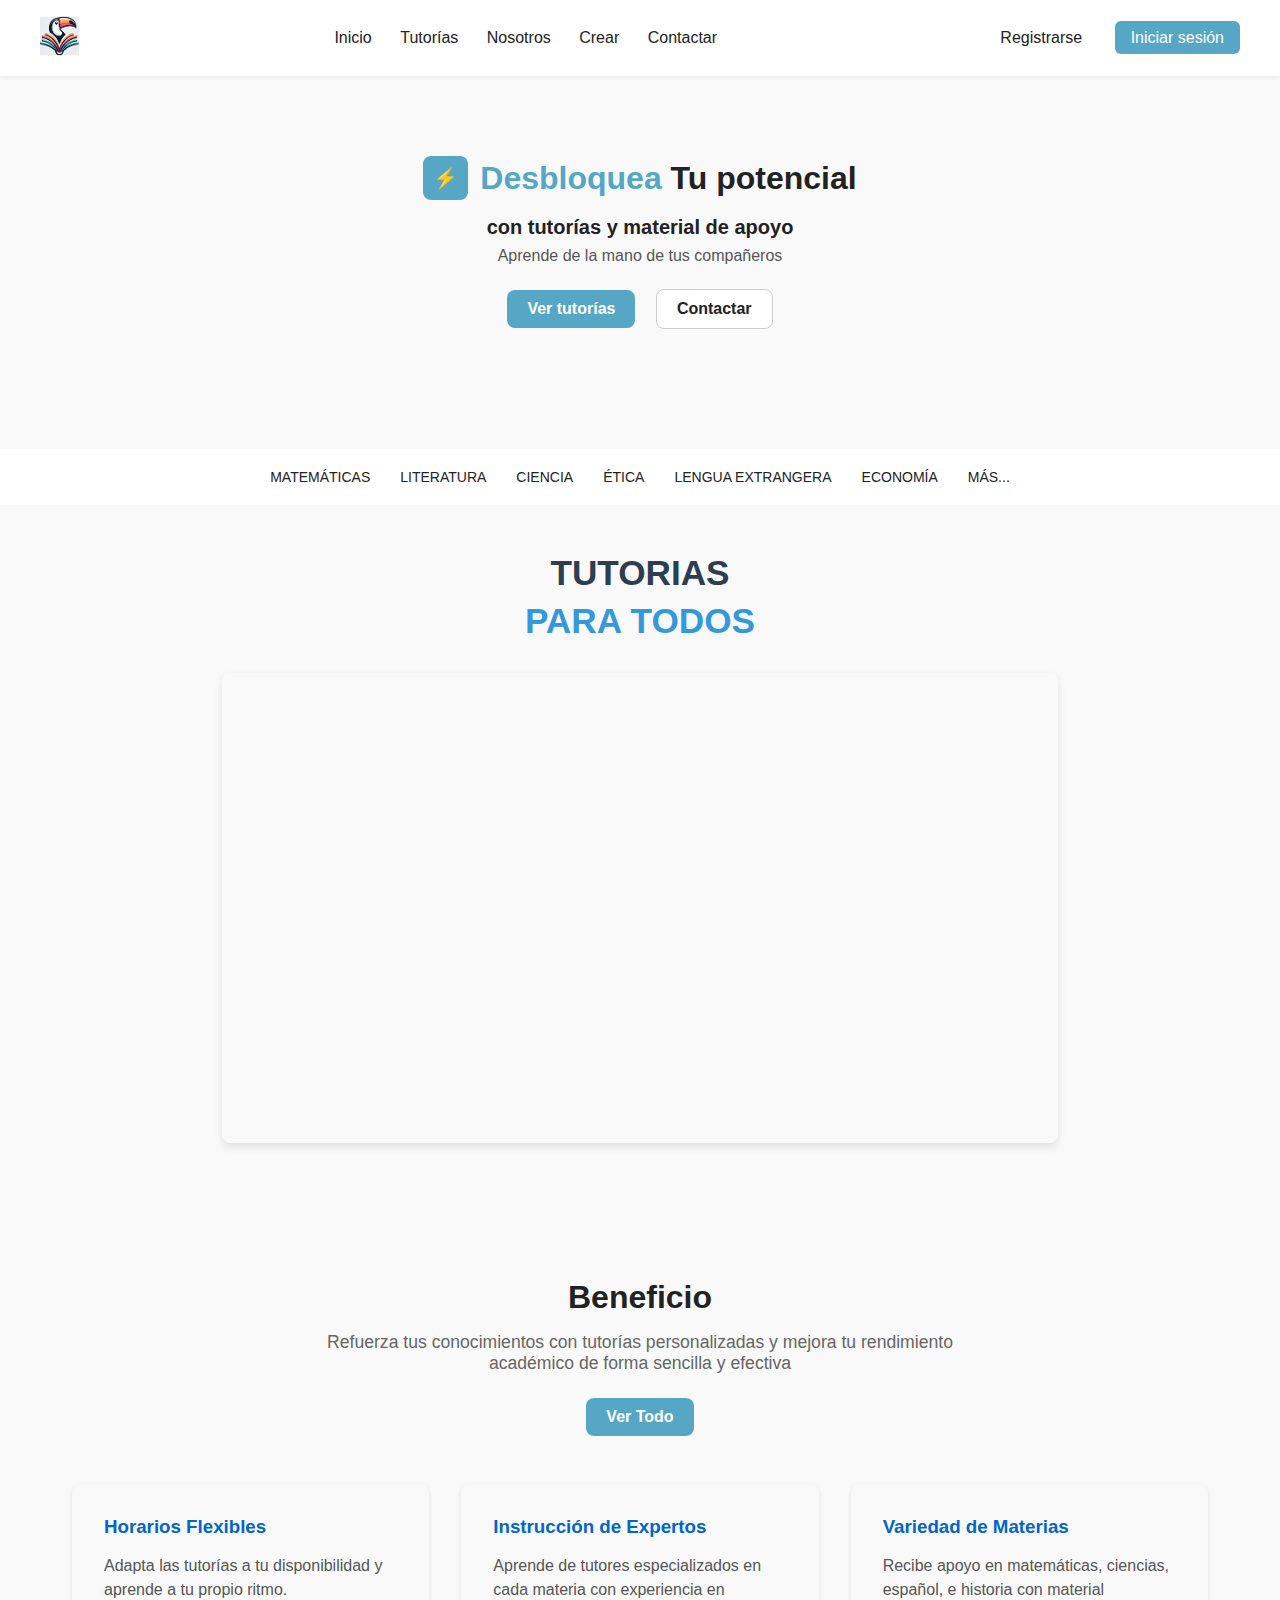
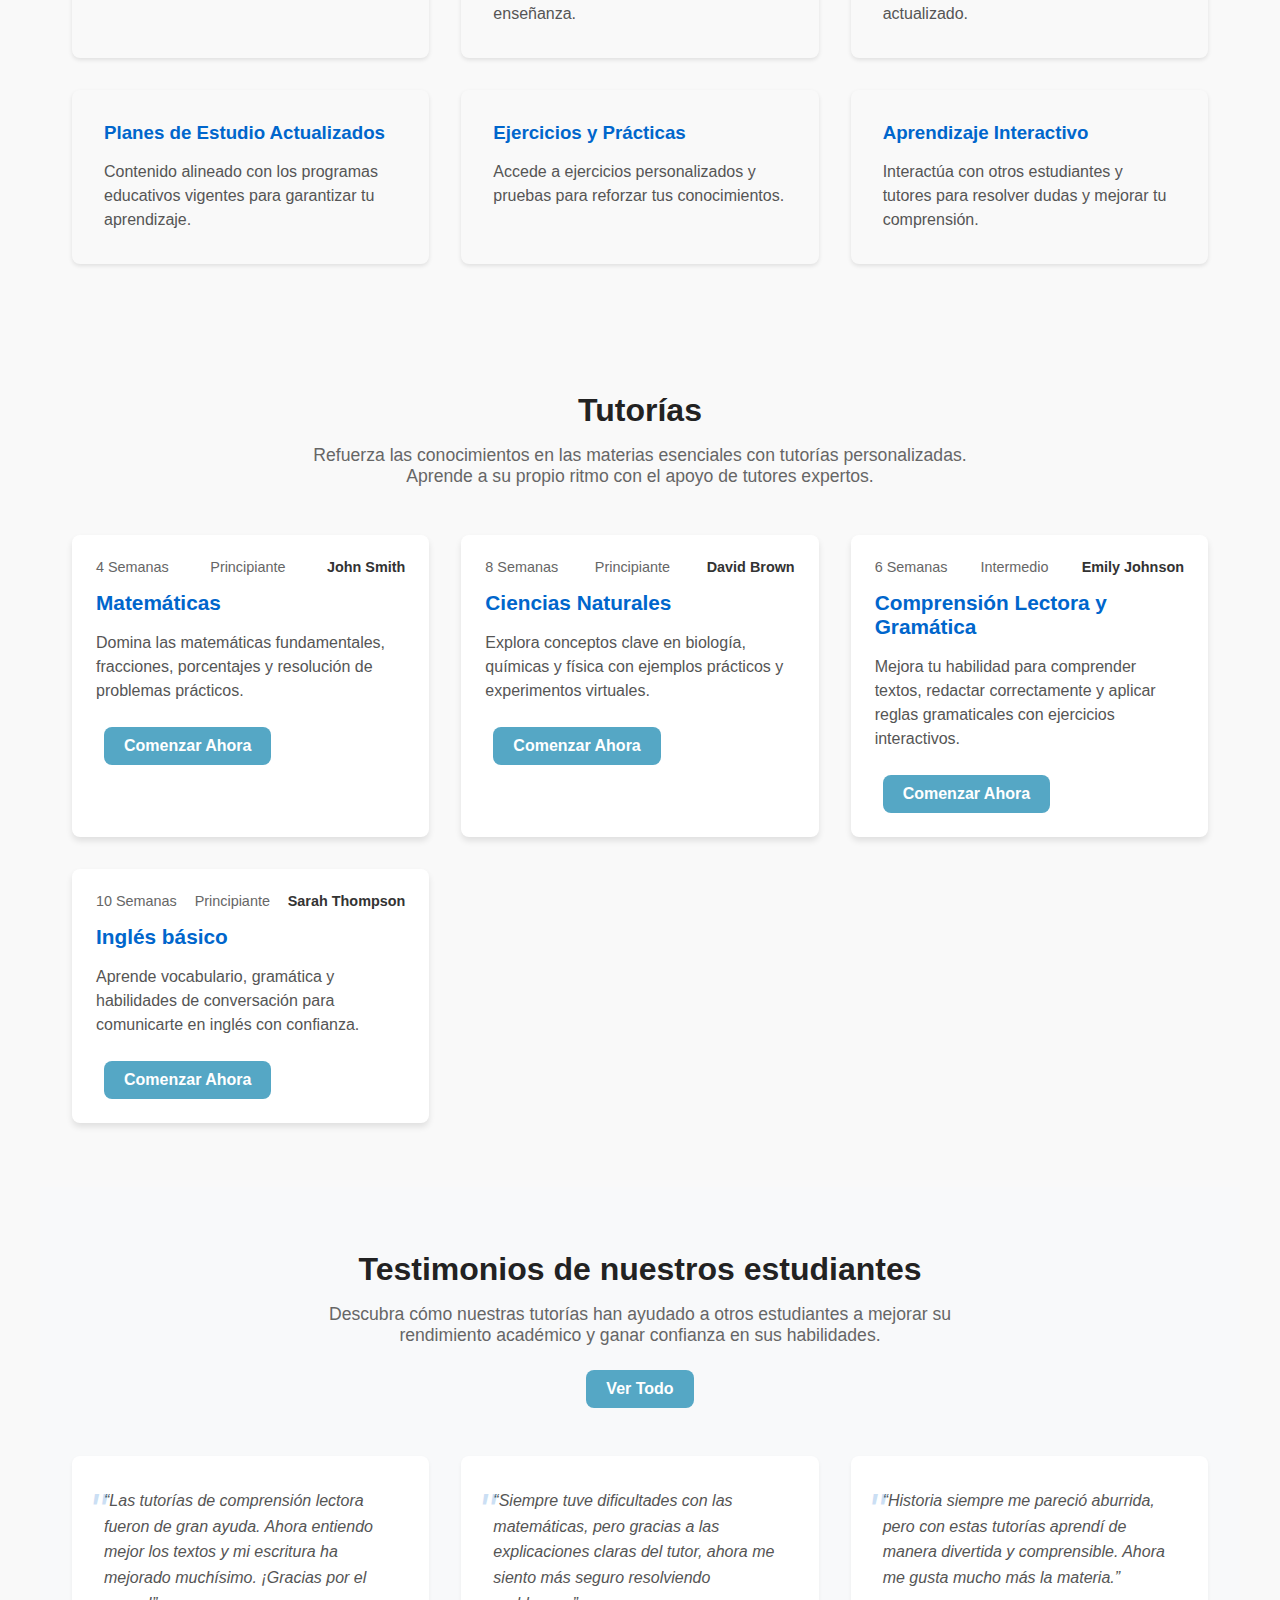
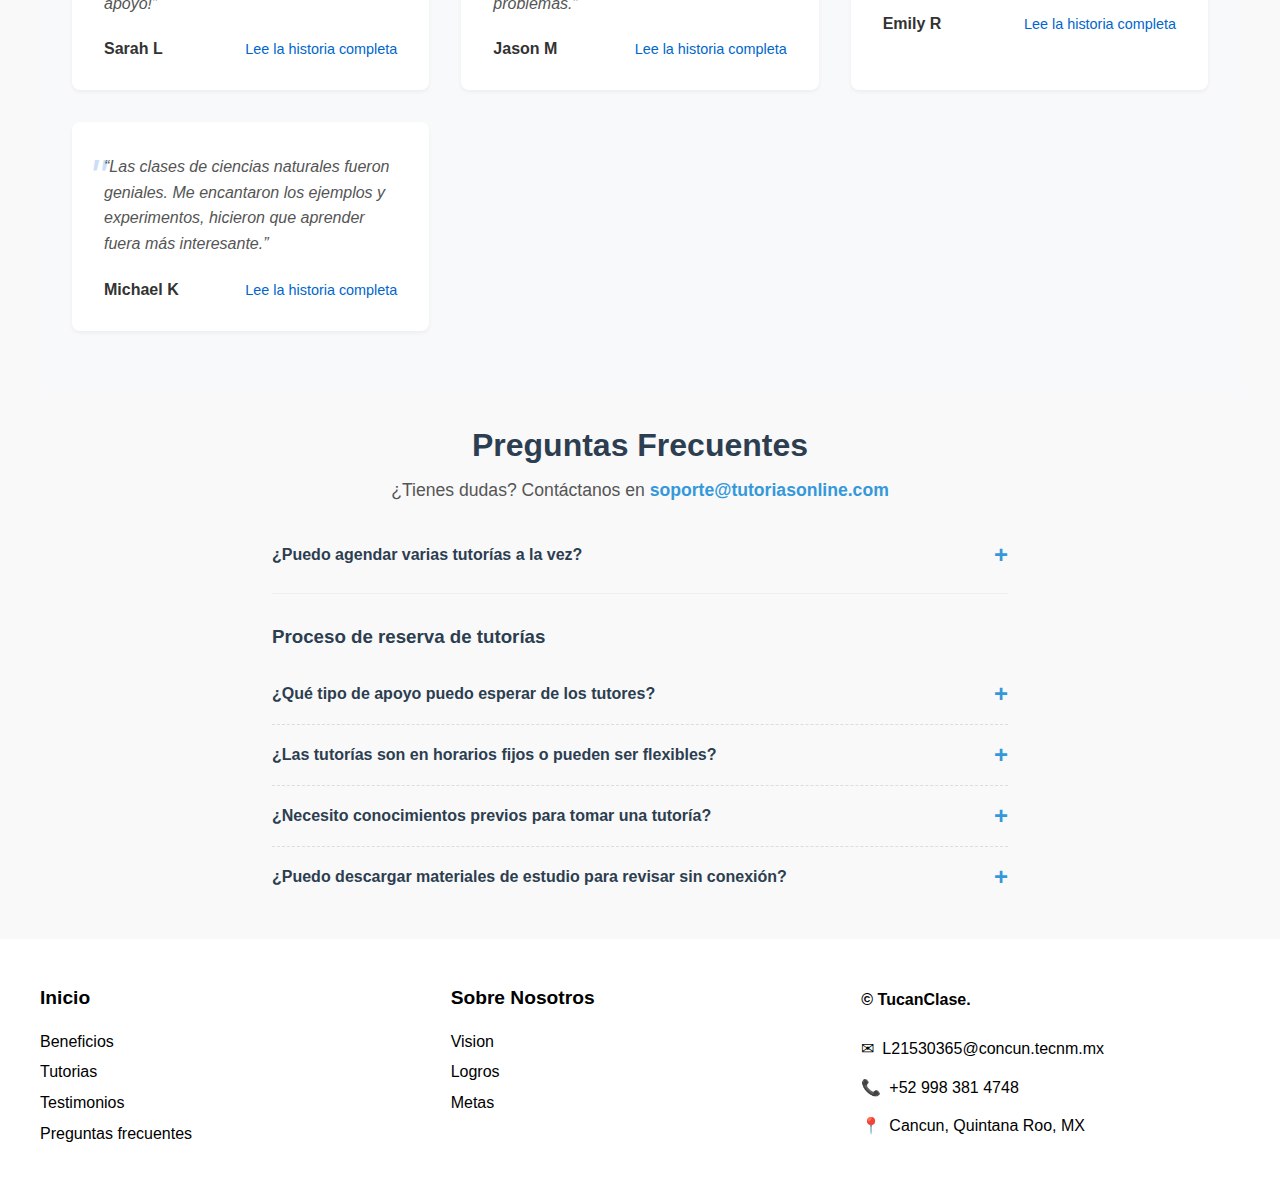
<file: Views/index.html>
<!DOCTYPE html>
<html lang="es">
<head>
  <meta charset="UTF-8" />
  <meta name="viewport" content="width=device-width, initial-scale=1.0"/>
  <title>Plataforma de Tutorías</title>
  <link rel="stylesheet" href="../Styles/styles.css" />
</head>
<body>
  <header class="navbar">
    <div class="logo">
      <img src="../Styles/logo.png" alt="Logo" />
    </div>
    <nav class="nav-links">
      <a href="../Views/index.html">Inicio</a>
      <a href="../Views/tutorias.html">Tutorías</a>
      <a href="../Views/AboutUs.html">Nosotros</a>
      <a href="../Views/signup.html">Crear</a>
      <a href="../Views/Contact.html">Contactar</a>
    </nav>
    <div class="auth-buttons">
      <a href="../Views/register.html" class="register">Registrarse</a>
      <a href="../Views/signup.html" class="login">Iniciar sesión</a>
    </div>
  </header>

  <section class="hero">
    <div class="hero-content">
      <div class="highlight">
        <span class="icon">⚡</span>
        <h1><span class="blue">Desbloquea</span> Tu potencial</h1>
      </div>
      <p class="subtitle">con tutorías y material de apoyo</p>
      <p class="description">Aprende de la mano de tus compañeros</p>
      <div class="buttons">
        <a href="../Views/tutorias.html" class="btn primary">Ver tutorías</a>
        <a href="../Views/Contact.html" class="btn secondary">Contactar</a>
      </div>
    </div>
  </section>

  <section class="categories">
    <ul>
      <li>MATEMÁTICAS</li>
      <li>LITERATURA</li>
      <li>CIENCIA</li>
      <li>ÉTICA</li>
      <li>LENGUA EXTRANGERA</li>
      <li>ECONOMÍA</li>
      <li>MÁS...</li>
    </ul>
  </section>

  <section class="video-lesson">
    <div class="lesson-header">
      <h2>Tutorias <span class="lesson-title">Para Todos</span></h2>
    </div>
    
    <div class="video-container">
      <iframe width="560" height="315" src="https://www.youtube.com/embed/ejemplo" 
              frameborder="0" allow="accelerometer; autoplay; clipboard-write; encrypted-media; gyroscope; picture-in-picture" 
              allowfullscreen></iframe>
    </div>
  </section>

  <section class="benefits">
    <div class="benefits-header">
      <h2>Beneficio</h2>
      <p>Refuerza tus conocimientos con tutorías personalizadas y mejora tu rendimiento académico de forma sencilla y efectiva</p>
      <a href="#" class="btn primary">Ver Todo</a>
    </div>

    <div class="benefits-grid">
      <div class="benefit-item">
        <h3>Horarios Flexibles</h3>
        <p>Adapta las tutorías a tu disponibilidad y aprende a tu propio ritmo.</p>
      </div>

      <div class="benefit-item">
        <h3>Instrucción de Expertos</h3>
        <p>Aprende de tutores especializados en cada materia con experiencia en enseñanza.</p>
      </div>

      <div class="benefit-item">
        <h3>Variedad de Materias</h3>
        <p>Recibe apoyo en matemáticas, ciencias, español, e historia con material actualizado.</p>
      </div>

      <div class="benefit-item">
        <h3>Planes de Estudio Actualizados</h3>
        <p>Contenido alineado con los programas educativos vigentes para garantizar tu aprendizaje.</p>
      </div>

      <div class="benefit-item">
        <h3>Ejercicios y Prácticas</h3>
        <p>Accede a ejercicios personalizados y pruebas para reforzar tus conocimientos.</p>
      </div>

      <div class="benefit-item">
        <h3>Aprendizaje Interactivo</h3>
        <p>Interactúa con otros estudiantes y tutores para resolver dudas y mejorar tu comprensión.</p>
      </div>
    </div>
  </section>

  <!-- Header y secciones anteriores permanecen igual -->
  
  <section class="tutorias">
    <div class="tutorias-header">
      <h2>Tutorías</h2>
      <p>Refuerza las conocimientos en las materias esenciales con tutorías personalizadas. Aprende a su propio ritmo con el apoyo de tutores expertos.</p>
    </div>

    <div class="tutorias-grid">
      <!-- Tutoría 1: Matemáticas -->
      <div class="tutoria-card">
        <div class="tutoria-info">
          <span>4 Semanas</span>
          <span>Principiante</span>
          <span class="tutor-name">John Smith</span>
        </div>
        <h3>Matemáticas</h3>
        <p>Domina las matemáticas fundamentales, fracciones, porcentajes y resolución de problemas prácticos.</p>
        <a href="#" class="btn primary">Comenzar Ahora</a>
      </div>

      <!-- Tutoría 2: Ciencias Naturales -->
      <div class="tutoria-card">
        <div class="tutoria-info">
          <span>8 Semanas</span>
          <span>Principiante</span>
          <span class="tutor-name">David Brown</span>
        </div>
        <h3>Ciencias Naturales</h3>
        <p>Explora conceptos clave en biología, químicas y física con ejemplos prácticos y experimentos virtuales.</p>
        <a href="#" class="btn primary">Comenzar Ahora</a>
      </div>

      <!-- Tutoría 3: Comprensión Lectora -->
      <div class="tutoria-card">
        <div class="tutoria-info">
          <span>6 Semanas</span>
          <span>Intermedio</span>
          <span class="tutor-name">Emily Johnson</span>
        </div>
        <h3>Comprensión Lectora y Gramática</h3>
        <p>Mejora tu habilidad para comprender textos, redactar correctamente y aplicar reglas gramaticales con ejercicios interactivos.</p>
        <a href="#" class="btn primary">Comenzar Ahora</a>
      </div>

      <!-- Tutoría 4: Inglés básico -->
      <div class="tutoria-card">
        <div class="tutoria-info">
          <span>10 Semanas</span>
          <span>Principiante</span>
          <span class="tutor-name">Sarah Thompson</span>
        </div>
        <h3>Inglés básico</h3>
        <p>Aprende vocabulario, gramática y habilidades de conversación para comunicarte en inglés con confianza.</p>
        <a href="#" class="btn primary">Comenzar Ahora</a>
      </div>
    </div>
  </section>

  <section class="testimonios">
    <div class="testimonios-header">
      <h2>Testimonios de nuestros estudiantes</h2>
      <p>Descubra cómo nuestras tutorías han ayudado a otros estudiantes a mejorar su rendimiento académico y ganar confianza en sus habilidades.</p>
      <a href="#" class="btn primary">Ver Todo</a>
    </div>

    <div class="testimonios-grid">
      <!-- Testimonio 1 -->
      <div class="testimonio-card">
        <div class="testimonio-content">
          <p>“Las tutorías de comprensión lectora fueron de gran ayuda. Ahora entiendo mejor los textos y mi escritura ha mejorado muchísimo. ¡Gracias por el apoyo!”</p>
        </div>
        <div class="testimonio-author">
          <span class="author-name">Sarah L</span>
          <a href="#" class="read-story">Lee la historia completa</a>
        </div>
      </div>

      <!-- Testimonio 2 -->
      <div class="testimonio-card">
        <div class="testimonio-content">
          <p>“Siempre tuve dificultades con las matemáticas, pero gracias a las explicaciones claras del tutor, ahora me siento más seguro resolviendo problemas.”</p>
        </div>
        <div class="testimonio-author">
          <span class="author-name">Jason M</span>
          <a href="#" class="read-story">Lee la historia completa</a>
        </div>
      </div>

      <!-- Testimonio 3 -->
      <div class="testimonio-card">
        <div class="testimonio-content">
          <p>“Historia siempre me pareció aburrida, pero con estas tutorías aprendí de manera divertida y comprensible. Ahora me gusta mucho más la materia.”</p>
        </div>
        <div class="testimonio-author">
          <span class="author-name">Emily R</span>
          <a href="#" class="read-story">Lee la historia completa</a>
        </div>
      </div>

      <!-- Testimonio 4 -->
      <div class="testimonio-card">
        <div class="testimonio-content">
          <p>“Las clases de ciencias naturales fueron geniales. Me encantaron los ejemplos y experimentos, hicieron que aprender fuera más interesante.”</p>
        </div>
        <div class="testimonio-author">
          <span class="author-name">Michael K</span>
          <a href="#" class="read-story">Lee la historia completa</a>
        </div>
      </div>
    </div>
  </section>

  <section class="faq">
    <div class="faq-header">
      <h1>Preguntas Frecuentes</h1>
      <p>¿Tienes dudas? Contáctanos en <strong>soporte@tutoriasonline.com</strong></p>
    </div>
    
    <div class="faq-item">
      <div class="faq-question">¿Puedo agendar varias tutorías a la vez?</div>
      <div class="faq-answer">
        <p>¡Por supuesto! Puedes reservar múltiples sesiones con diferentes tutores según tu disponibilidad y necesidades de aprendizaje.</p>
      </div>
    </div>
    
    <div class="faq-list">
      <h3>Proceso de reserva de tutorías</h3>
      <ul>
        <li>
          <div class="faq-question">¿Qué tipo de apoyo puedo esperar de los tutores?</div>
            <div class="faq-answer">
              <p>¡Por supuesto! Puedes reservar múltiples sesiones con diferentes tutores según tu disponibilidad y necesidades de aprendizaje.</p>
            </div>
        </li>
        <li>
          <div class="faq-question">¿Las tutorías son en horarios fijos o pueden ser flexibles?</div>
            <div class="faq-answer">
              <p>¡Por supuesto! Puedes reservar múltiples sesiones con diferentes tutores según tu disponibilidad y necesidades de aprendizaje.</p>
            </div>
        </li>
        <li>
          <div class="faq-question">¿Necesito conocimientos previos para tomar una tutoría?</div>
            <div class="faq-answer">
              <p>¡Por supuesto! Puedes reservar múltiples sesiones con diferentes tutores según tu disponibilidad y necesidades de aprendizaje.</p>
            </div>
        </li>
        <li>
          <div class="faq-question">¿Puedo descargar materiales de estudio para revisar sin conexión?</div>
            <div class="faq-answer">
              <p>¡Por supuesto! Puedes reservar múltiples sesiones con diferentes tutores según tu disponibilidad y necesidades de aprendizaje.</p>
            </div>
        </li>
      </ul>
    </div>
  </section>

  <script src="../Scripts/script.js"></script>
  
  <footer class="site-footer">
    <div class="footer-content">
      <div class="footer-column">
        <h4>Inicio</h4>
        <ul>
          <li><a href="#">Beneficios</a></li>
          <li><a href="#">Tutorias</a></li>
          <li><a href="#">Testimonios</a></li>
          <li><a href="#">Preguntas frecuentes</a></li>
        </ul>
      </div>

      <div class="footer-column">
        <h4>Sobre Nosotros</h4>
        <ul>
          <li><a href="#">Vision</a></li>
          <li><a href="#">Logros</a></li>
          <li><a href="#">Metas</a></li>
        </ul>
      </div>

      <div class="footer-column contact-info">
        <p class="copyright">© TucanClase.</p>
        <p class="email">L21530365@concun.tecnm.mx</p>
        <p class="phone">+52 998 381 4748</p>
        <p class="address">Cancun, Quintana Roo, MX</p>
      </div>
    </div>
  </footer>
</body>
</html>
</file>
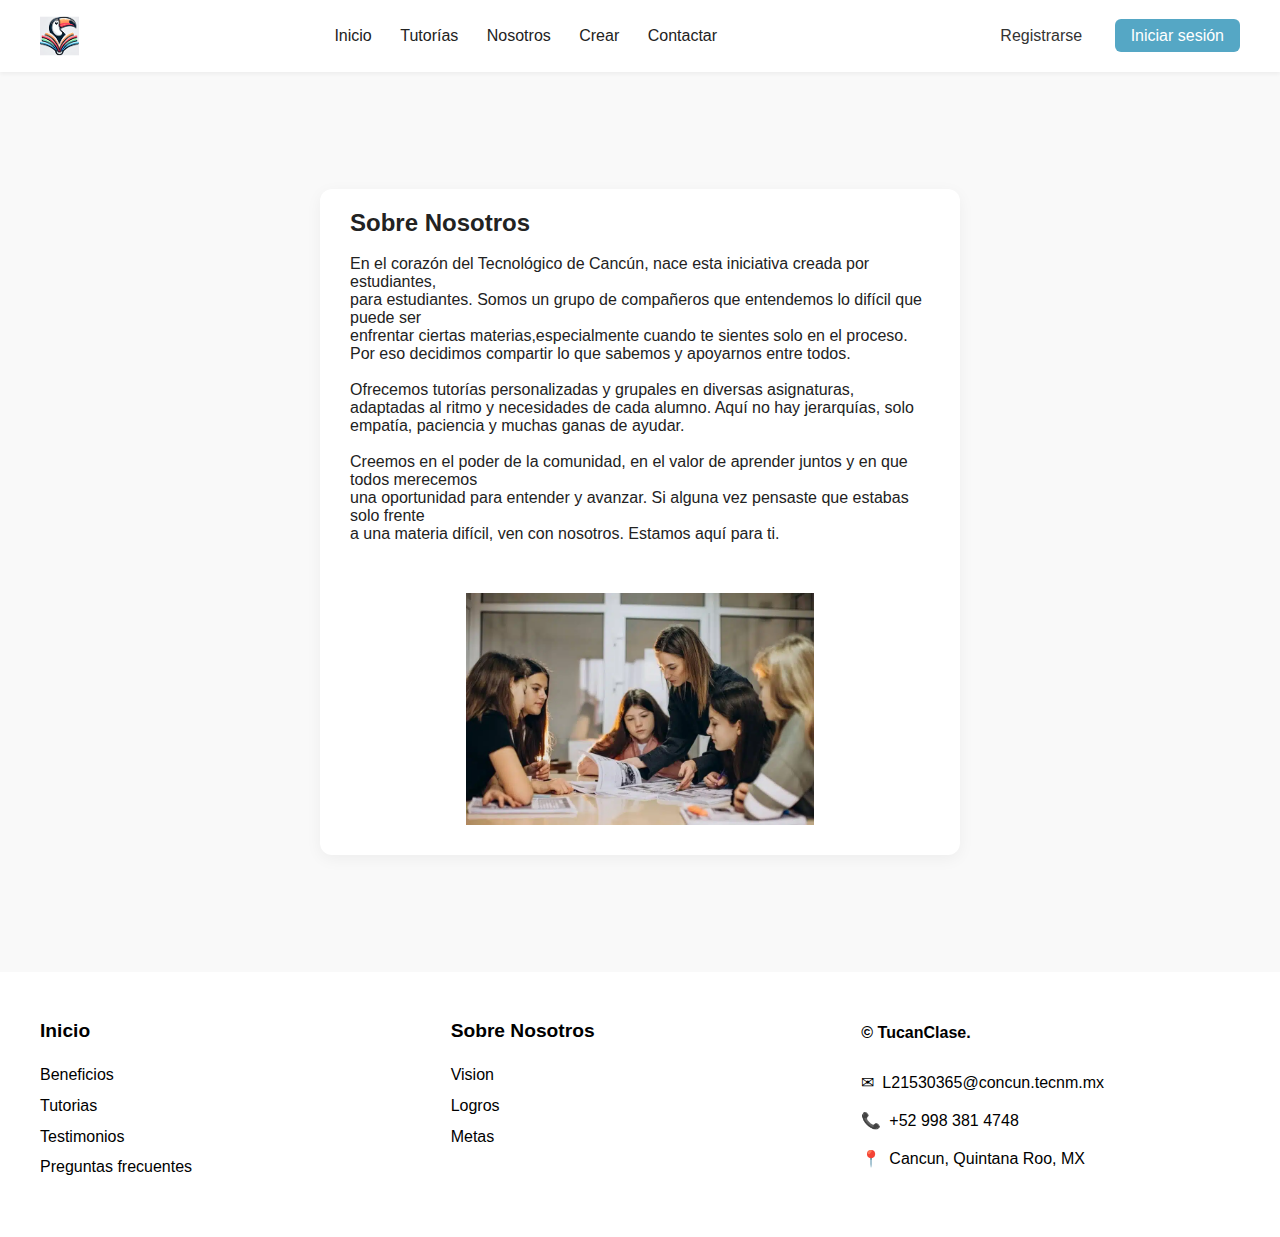
<file: Views/AboutUs.html>
<meta charset="UTF-8" />
  <meta name="viewport" content="width=device-width, initial-scale=1.0" />
  <title>Sobre Nosotros</title>
  <link href="https://fonts.googleapis.com/css2?family=Inter:wght@400;600;700&display=swap" rel="stylesheet">
  <link rel="stylesheet" href="../Styles/signup-sty.css">
  <link rel="stylesheet" href="../Styles/styles.css">
</head>
<body>
  <header class="navbar">
    <div class="logo">
      <img src="../Styles/logo.png" alt="Logo" />
    </div>
    <nav class="nav-links">
      <a href="../Views/index.html">Inicio</a>
      <a href="../Views/tutorias.html">Tutorías</a>
      <a href="../Views/AboutUs.html">Nosotros</a>
      <a href="../Views/signup.html">Crear</a>
      <a href="../Views/Contact.html">Contactar</a>
    </nav>
    <div class="auth-buttons">
      <a href="../Views/register.html" class="register">Registrarse</a>
      <a href="../Views/signup.html" class="login">Iniciar sesión</a>
    </div>
  </header>
      <div class="container">
        <div class="About-box">
        <div class="form-container">
            <h2>Sobre Nosotros</h2>
            
            <div class="form-group mb-4">
                <p> <br>
                    En el corazón del Tecnológico de Cancún, nace esta iniciativa creada por estudiantes, <br>
                    para estudiantes. Somos un grupo de compañeros que entendemos lo difícil que puede ser <br>
                    enfrentar ciertas materias,especialmente cuando te sientes solo en el proceso. <br>
                    Por eso decidimos compartir lo que sabemos y apoyarnos entre todos. <br> <br>
                    Ofrecemos tutorías personalizadas y grupales en diversas asignaturas, adaptadas al ritmo y necesidades de
                    cada alumno. Aquí no hay jerarquías, solo empatía, paciencia y muchas ganas de ayudar. <br> <br>
                    Creemos en el poder de la comunidad, en el valor de aprender juntos y en que todos merecemos <br>
                    una oportunidad para entender y avanzar. Si alguna vez pensaste que estabas solo frente <br> 
                    a una materia difícil, ven con nosotros. Estamos aquí para ti. <br>
                </p>
                
            </div>
            <img class="img-centro" src="../Styles/Estudiantes.png" alt="Estudiantes tomando tutorias programadas" style="max-width: 60%; height: auto;">
        </div>
        </div>
    </div>
    <footer class="site-footer">
      <div class="footer-content">
        <div class="footer-column">
          <h4>Inicio</h4>
          <ul>
            <li><a href="#">Beneficios</a></li>
            <li><a href="#">Tutorias</a></li>
            <li><a href="#">Testimonios</a></li>
            <li><a href="#">Preguntas frecuentes</a></li>
          </ul>
        </div>
  
        <div class="footer-column">
          <h4>Sobre Nosotros</h4>
          <ul>
            <li><a href="#">Vision</a></li>
            <li><a href="#">Logros</a></li>
            <li><a href="#">Metas</a></li>
          </ul>
        </div>
  
        <div class="footer-column contact-info">
          <p class="copyright">© TucanClase.</p>
          <p class="email">L21530365@concun.tecnm.mx</p>
          <p class="phone">+52 998 381 4748</p>
          <p class="address">Cancun, Quintana Roo, MX</p>
        </div>
      </div>
    </footer>
</body>
</html>
</file>
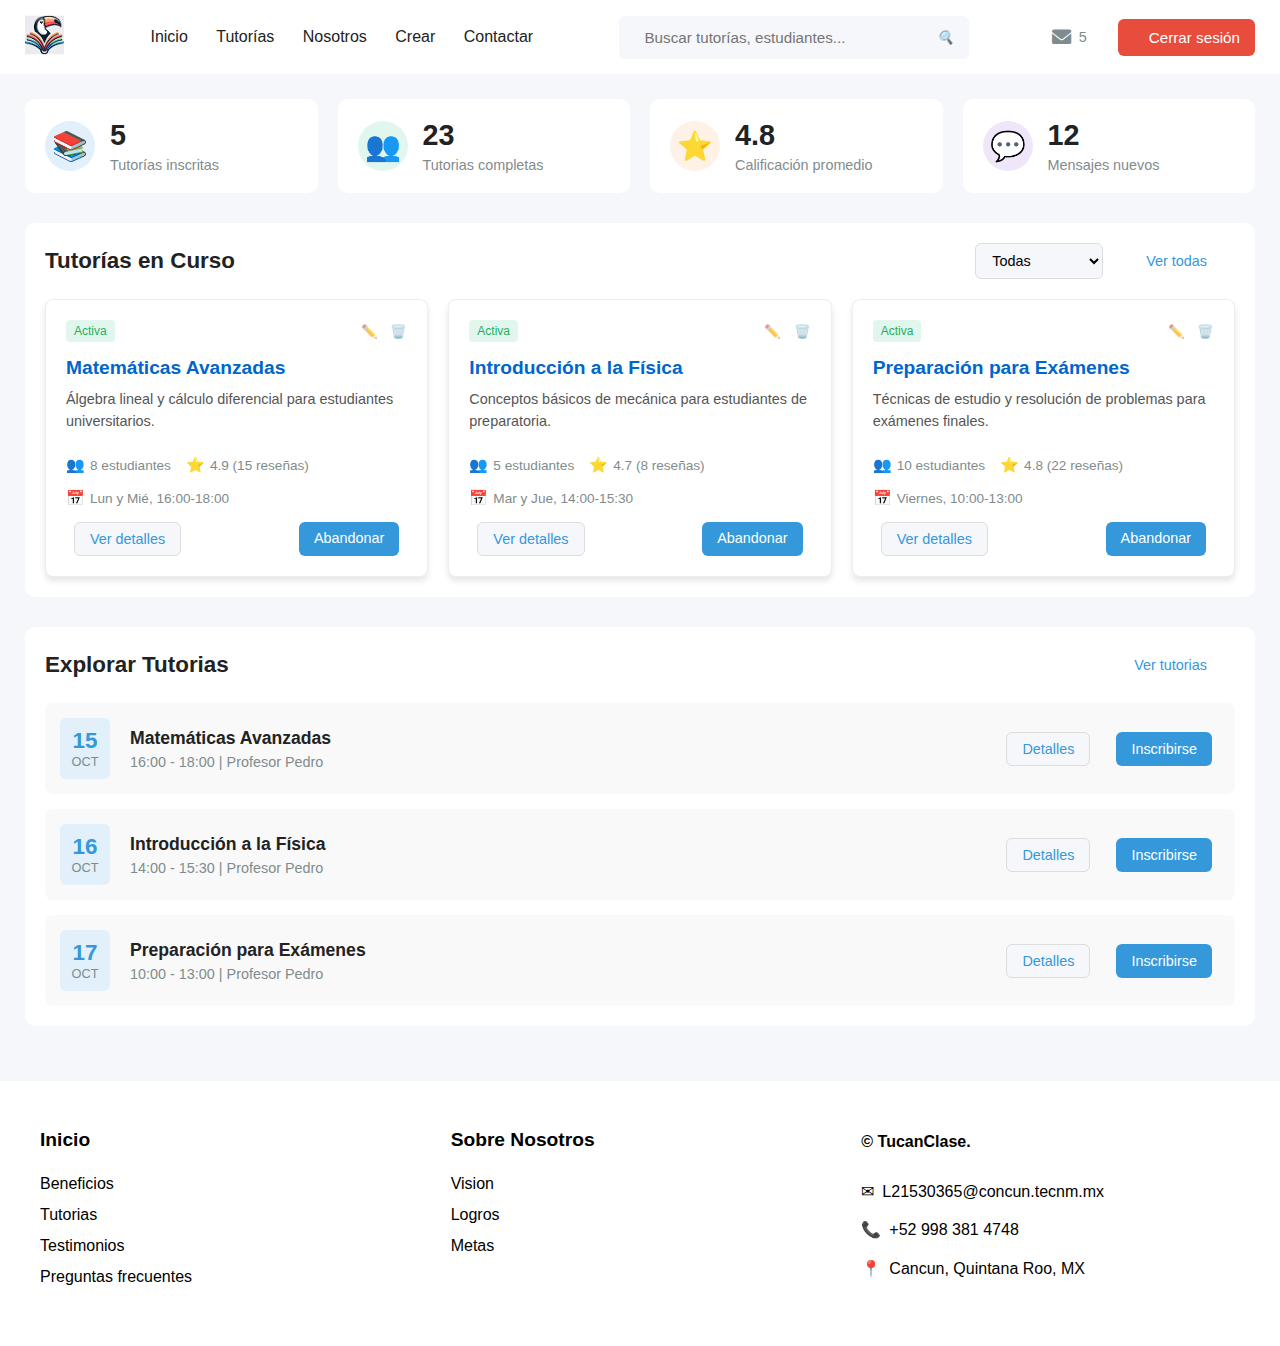
<file: Views/AlumnosDashboard.html>
<!DOCTYPE html>
<html lang="es">

<head>
  <meta charset="UTF-8" />
  <meta name="viewport" content="width=device-width, initial-scale=1.0" />
  <title>Dashboard Alumno | Plataforma de Tutorías</title>
  <link rel="stylesheet" href="../Styles/styles.css" />
  <link rel="stylesheet" href="../Styles/dashboard.css" />
  <link rel="stylesheet" href="https://cdnjs.cloudflare.com/ajax/libs/font-awesome/6.0.0/css/all.min.css" />
</head>

<body class="dashboard">
  <!-- Main Content -->
  <main class="dashboard-content">
    <header class="dashboard-topbar">
      <div class="logo">
        <img src="../Styles/logo.png" alt="Logo" />
      </div>
      <nav class="nav-links">
        <a href="../Views/index.html">Inicio</a>
        <a href="../Views/tutorias.html">Tutorías</a>
        <a href="../Views/AboutUs.html">Nosotros</a>
        <a href="../Views/signup.html">Crear</a>
        <a href="../Views/Contact.html">Contactar</a>
      </nav>
      <div class="search-bar">
        <input type="text" placeholder="Buscar tutorías, estudiantes..." />
        <button><i class="icon">🔍</i></button>
      </div>
      <div class="topbar-actions">
        <a href="./mensajes.html" class="message-btn">
          <i class="fas fa-envelope"></i>
          <span class="badge">5</span>
        </a>
        <button class="logout-btn" id="logout-btn">
          <i class="icon"></i>
          <span class="logout-text">Cerrar sesión</span>
        </button>
      </div>
    </header>

    <div class="dashboard-container">
      <!-- Stats Cards -->
      <div class="stats-grid">
        <div class="stat-card">
          <div class="stat-icon blue">📚</div>
          <div>
            <h3>5</h3>
            <p>Tutorías inscritas</p>
          </div>
        </div>
        <div class="stat-card">
          <div class="stat-icon green">👥</div>
          <div>
            <h3>23</h3>
            <p>Tutorias completas</p>
          </div>
        </div>
        <div class="stat-card">
          <div class="stat-icon orange">⭐</div>
          <div>
            <h3>4.8</h3>
            <p>Calificación promedio</p>
          </div>
        </div>
        <div class="stat-card">
          <div class="stat-icon purple">💬</div>
          <div>
            <h3>12</h3>
            <p>Mensajes nuevos</p>
          </div>
        </div>
      </div>

      <!-- Tutorías en curso -->
      <section class="tutorias-section">
        <div class="section-header">
          <h2>Tutorías en Curso</h2>
          <div class="section-actions">
            <select class="filter-select">
              <option>Todas</option>
              <option>Matemáticas</option>
              <option>Ciencias</option>
              <option>Literatura</option>
            </select>
            <button class="view-all">Ver todas</button>
          </div>
        </div>

        <div class="tutorias-grid">
          <!-- Tutoría 1 -->
          <div class="tutoria-card">
            <div class="tutoria-header">
              <span class="badge active">Activa</span>
              <div class="tutoria-actions">
                <button class="edit-btn">✏️</button>
                <button class="delete-btn">🗑️</button>
              </div>
            </div>
            <h3>Matemáticas Avanzadas</h3>
            <p class="tutoria-desc">Álgebra lineal y cálculo diferencial para estudiantes universitarios.</p>

            <div class="tutoria-meta">
              <div class="meta-item">
                <span class="meta-icon">👥</span>
                <span>8 estudiantes</span>
              </div>
              <div class="meta-item">
                <span class="meta-icon">⭐</span>
                <span>4.9 (15 reseñas)</span>
              </div>
              <div class="meta-item">
                <span class="meta-icon">📅</span>
                <span>Lun y Mié, 16:00-18:00</span>
              </div>
            </div>

            <div class="tutoria-footer">
              <a href="#" class="btn secondary">Ver detalles</a>
              <a href="#" class="btn primary">Abandonar</a>
            </div>
          </div>

          <!-- Tutoría 2 -->
          <div class="tutoria-card">
            <div class="tutoria-header">
              <span class="badge active">Activa</span>
              <div class="tutoria-actions">
                <button class="edit-btn">✏️</button>
                <button class="delete-btn">🗑️</button>
              </div>
            </div>
            <h3>Introducción a la Física</h3>
            <p class="tutoria-desc">Conceptos básicos de mecánica para estudiantes de preparatoria.</p>

            <div class="tutoria-meta">
              <div class="meta-item">
                <span class="meta-icon">👥</span>
                <span>5 estudiantes</span>
              </div>
              <div class="meta-item">
                <span class="meta-icon">⭐</span>
                <span>4.7 (8 reseñas)</span>
              </div>
              <div class="meta-item">
                <span class="meta-icon">📅</span>
                <span>Mar y Jue, 14:00-15:30</span>
              </div>
            </div>

            <div class="tutoria-footer">
              <a href="#" class="btn secondary">Ver detalles</a>
              <a href="#" class="btn primary">Abandonar</a>
            </div>
          </div>

          <!-- Tutoría 3 -->
          <div class="tutoria-card">
            <div class="tutoria-header">
              <span class="badge active">Activa</span>
              <div class="tutoria-actions">
                <button class="edit-btn">✏️</button>
                <button class="delete-btn">🗑️</button>
              </div>
            </div>
            <h3>Preparación para Exámenes</h3>
            <p class="tutoria-desc">Técnicas de estudio y resolución de problemas para exámenes finales.</p>

            <div class="tutoria-meta">
              <div class="meta-item">
                <span class="meta-icon">👥</span>
                <span>10 estudiantes</span>
              </div>
              <div class="meta-item">
                <span class="meta-icon">⭐</span>
                <span>4.8 (22 reseñas)</span>
              </div>
              <div class="meta-item">
                <span class="meta-icon">📅</span>
                <span>Viernes, 10:00-13:00</span>
              </div>
            </div>

            <div class="tutoria-footer">
              <a href="#" class="btn secondary">Ver detalles</a>
              <a href="#" class="btn primary">Abandonar</a>
            </div>
          </div>
        </div>
      </section>

      <!-- Explorar tutorias -->
      <section class="sessions-section">
        <div class="section-header">
          <h2>Explorar Tutorias</h2>
          <button class="view-all">Ver tutorias</button>
        </div>

        <div class="sessions-list">
          <!-- Sesión 1 -->
          <div class="session-item">
            <div class="session-date">
              <span class="day">15</span>
              <span class="month">Oct</span>
            </div>
            <div class="session-info">
              <h3>Matemáticas Avanzadas</h3>
              <p>16:00 - 18:00 | Profesor Pedro</p>
            </div>
            <div class="session-actions">
              <button class="btn secondary">Detalles</button>
              <button class="btn primary">Inscribirse</button>
            </div>
          </div>

          <!-- Sesión 2 -->
          <div class="session-item">
            <div class="session-date">
              <span class="day">16</span>
              <span class="month">Oct</span>
            </div>
            <div class="session-info">
              <h3>Introducción a la Física</h3>
              <p>14:00 - 15:30 | Profesor Pedro</p>
            </div>
            <div class="session-actions">
              <button class="btn secondary">Detalles</button>
              <button class="btn primary">Inscribirse</button>
            </div>
          </div>

          <!-- Sesión 3 -->
          <div class="session-item">
            <div class="session-date">
              <span class="day">17</span>
              <span class="month">Oct</span>
            </div>
            <div class="session-info">
              <h3>Preparación para Exámenes</h3>
              <p>10:00 - 13:00 | Profesor Pedro</p>
            </div>
            <div class="session-actions">
              <button class="btn secondary">Detalles</button>
              <button class="btn primary">Inscribirse</button>
            </div>
          </div>
        </div>
      </section>
    </div>
    <footer class="site-footer">
      <div class="footer-content">
        <div class="footer-column">
          <h4>Inicio</h4>
          <ul>
            <li><a href="#">Beneficios</a></li>
            <li><a href="#">Tutorias</a></li>
            <li><a href="#">Testimonios</a></li>
            <li><a href="#">Preguntas frecuentes</a></li>
          </ul>
        </div>
  
        <div class="footer-column">
          <h4>Sobre Nosotros</h4>
          <ul>
            <li><a href="#">Vision</a></li>
            <li><a href="#">Logros</a></li>
            <li><a href="#">Metas</a></li>
          </ul>
        </div>
  
        <div class="footer-column contact-info">
          <p class="copyright">© TucanClase.</p>
          <p class="email">L21530365@concun.tecnm.mx</p>
          <p class="phone">+52 998 381 4748</p>
          <p class="address">Cancun, Quintana Roo, MX</p>
        </div>
      </div>
    </footer>
  </main>
</body>

</html>
</file>
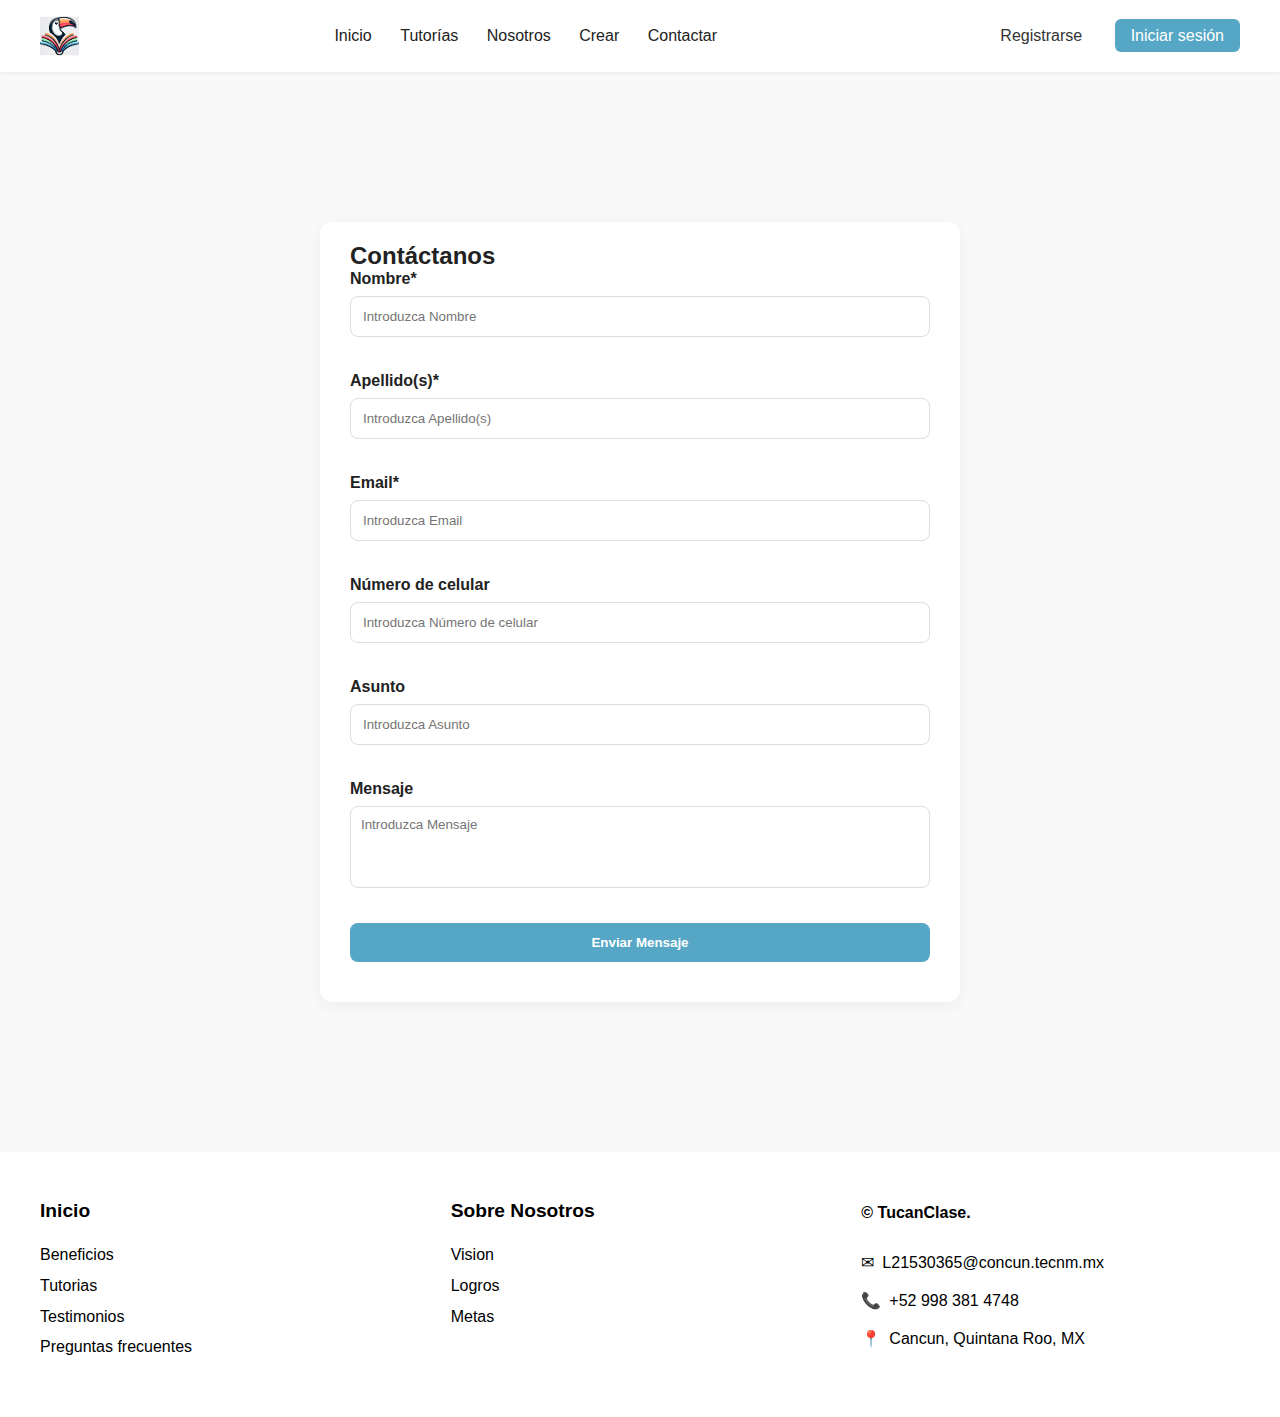
<file: Views/Contact.html>
<html lang="es">
<head>
  <meta charset="UTF-8" />
  <meta name="viewport" content="width=device-width, initial-scale=1.0" />
  <title>Contacto</title>
  <link href="https://fonts.googleapis.com/css2?family=Inter:wght@400;600;700&display=swap" rel="stylesheet">
  <link rel="stylesheet" href="../Styles/signup-sty.css">
  <link rel="stylesheet" href="../Styles/styles.css">
</head>
<body>
  <header class="navbar">
    <div class="logo">
      <img src="../Styles/logo.png" alt="Logo" />
    </div>
    <nav class="nav-links">
      <a href="../Views/index.html">Inicio</a>
      <a href="../Views/tutorias.html">Tutorías</a>
      <a href="../Views/AboutUs.html">Nosotros</a>
      <a href="../Views/signup.html">Crear</a>
      <a href="../Views/Contact.html">Contactar</a>
    </nav>
    <div class="auth-buttons">
      <a href="../Views/register.html" class="register">Registrarse</a>
      <a href="../Views/signup.html" class="login">Iniciar sesión</a>
    </div>
  </header>
      <div class="container2">
        <div class="About-box">
        <div class="form-container">
            <h2>Contáctanos</h2>
            
            <div class="form-group">
                <label for="nombre">Nombre*</label>
                <input type="text" id="nombre" placeholder="Introduzca Nombre">
            </div>
    
            <div class="form-group">
                <label for="apellido">Apellido(s)*</label>
                <input type="text" id="apellido" placeholder="Introduzca Apellido(s)">
            </div>
    
            <div class="form-group">
                <label for="email">Email*</label>
                <input type="email" id="email" placeholder="Introduzca Email">
            </div>
    
            <div class="form-group">
                <label for="celular">Número de celular</label>
                <input type="tel" id="celular" placeholder="Introduzca Número de celular">
            </div>
    
            <div class="form-group">
                <label for="asunto">Asunto</label>
                <input type="text" id="asunto" placeholder="Introduzca Asunto">
            </div>
    
            <div class="form-group">
                <label for="mensaje">Mensaje</label>
                <textarea id="mensaje" rows="4" placeholder="Introduzca Mensaje"></textarea>
            </div>
    
            <button type="submit">Enviar Mensaje</button>
        </div>
        </div>
    </div>
    <footer class="site-footer">
      <div class="footer-content">
        <div class="footer-column">
          <h4>Inicio</h4>
          <ul>
            <li><a href="#">Beneficios</a></li>
            <li><a href="#">Tutorias</a></li>
            <li><a href="#">Testimonios</a></li>
            <li><a href="#">Preguntas frecuentes</a></li>
          </ul>
        </div>
  
        <div class="footer-column">
          <h4>Sobre Nosotros</h4>
          <ul>
            <li><a href="#">Vision</a></li>
            <li><a href="#">Logros</a></li>
            <li><a href="#">Metas</a></li>
          </ul>
        </div>
  
        <div class="footer-column contact-info">
          <p class="copyright">© TucanClase.</p>
          <p class="email">L21530365@concun.tecnm.mx</p>
          <p class="phone">+52 998 381 4748</p>
          <p class="address">Cancun, Quintana Roo, MX</p>
        </div>
      </div>
    </footer>
</body>
</html>
</file>
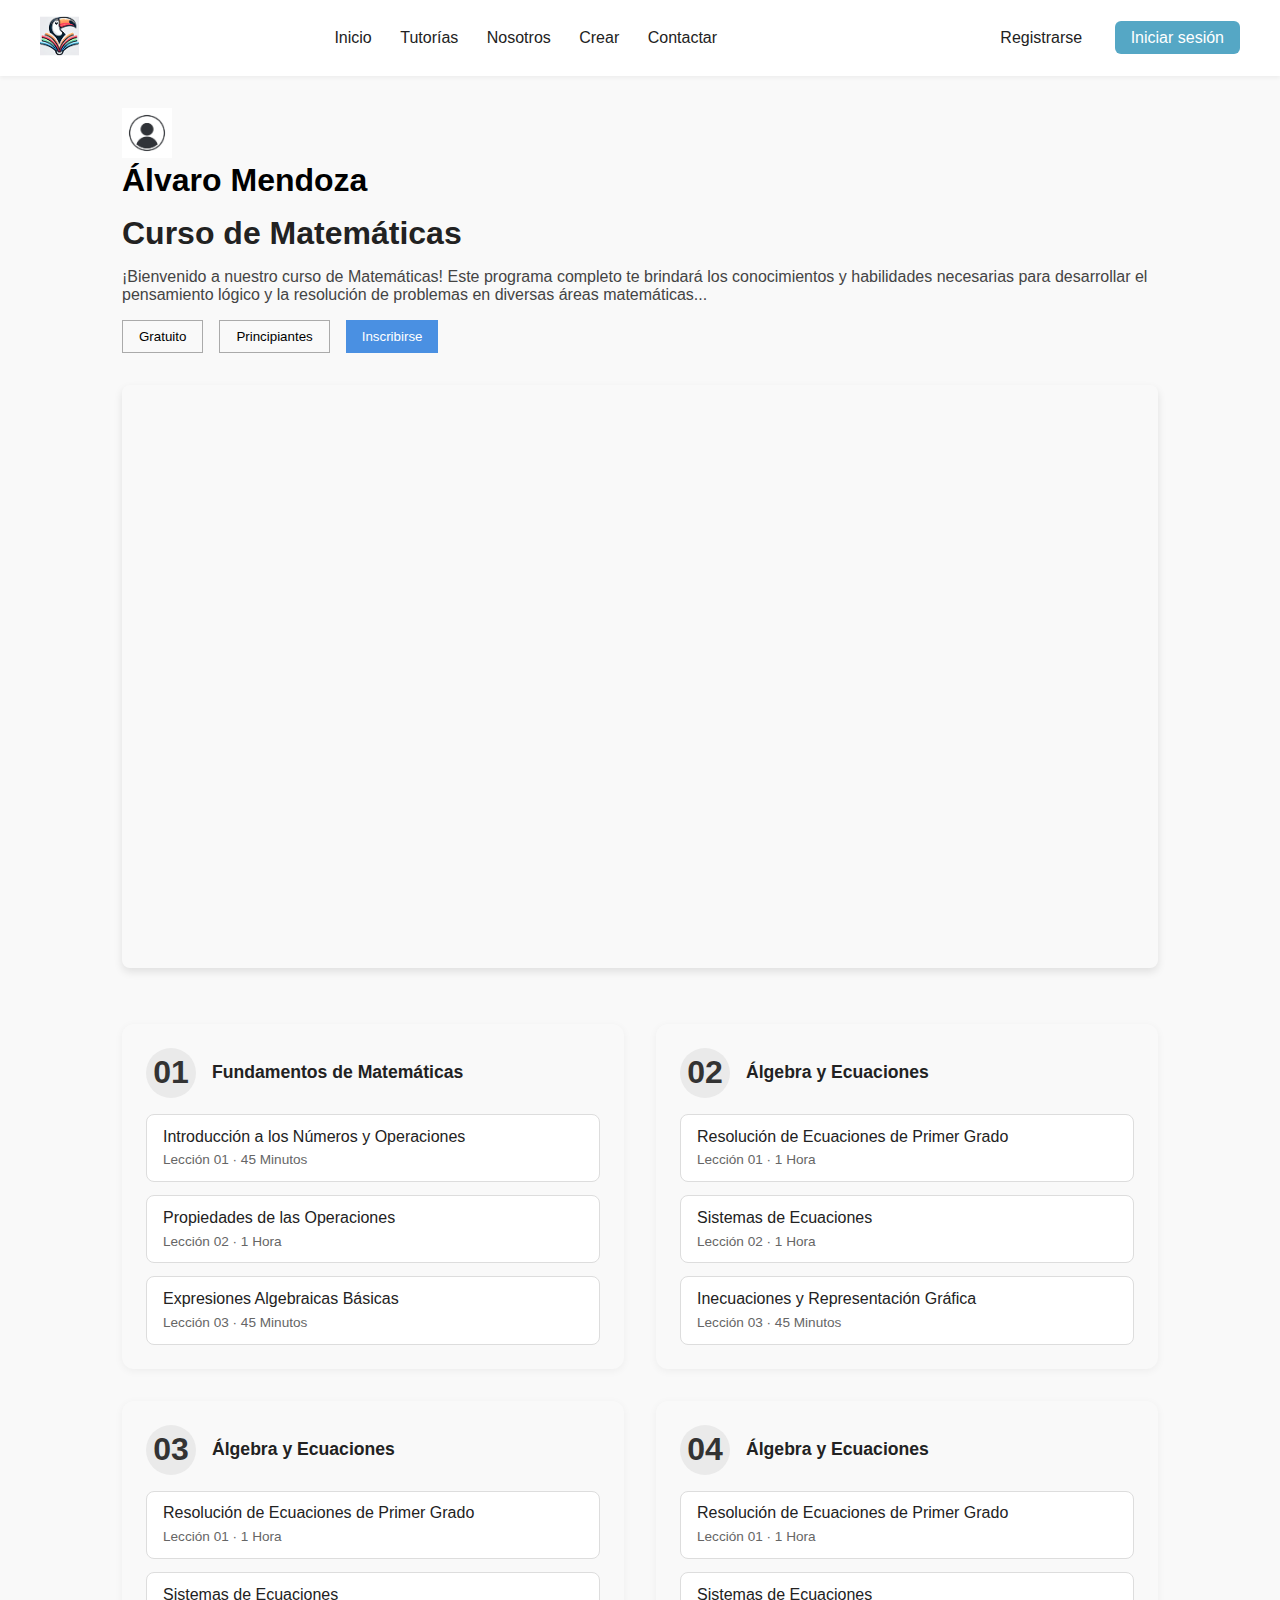
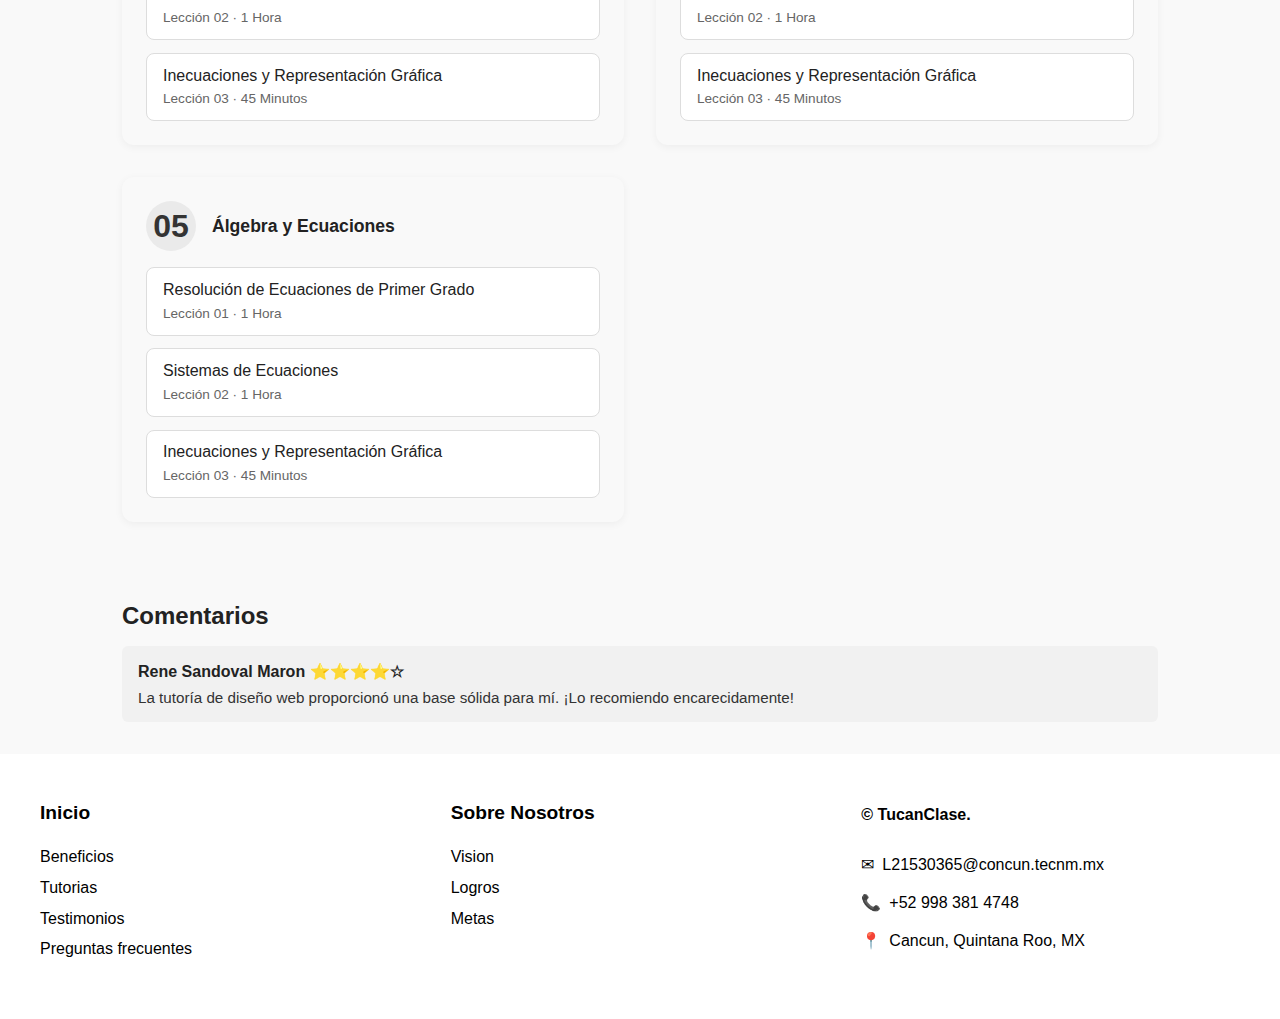
<file: Views/curso.html>
<!DOCTYPE html>
<html lang="es">

<head>
    <meta charset="UTF-8">
    <meta name="viewport" content="width=device-width, initial-scale=1.0">
    <title>Curso de Matemáticas | Descubre Más</title>
    <link rel="stylesheet" href="../Styles/styles.css">
    <link rel="stylesheet" href="../Styles/curso.css">
</head>

<body>
    <header class="navbar">
        <div class="logo">
            <img src="../Styles/logo.png" alt="Logo" />
        </div>
        <nav class="nav-links">
            <a href="../Views/index.html">Inicio</a>
            <a href="../Views/tutorias.html">Tutorías</a>
            <a href="../Views/AboutUs.html">Nosotros</a>
            <a href="../Views/signup.html">Crear</a>
            <a href="../Views/Contact.html">Contactar</a>
        </nav>
        <div class="auth-buttons">
            <a href="../Views/register.html" class="register">Registrarse</a>
            <a href="../Views/signup.html" class="login">Iniciar sesión</a>
        </div>
    </header>
    <!--main-->
    <div class="course-container">
        <section class="intro">
            <div class="info">
                <img class="profilepic" src="../Styles/foto.png" alt="">
                <a href="./profile.html"><h1>Álvaro Mendoza</h1></a>
            </div>
            <h1>Curso de Matemáticas</h1>
            <p>¡Bienvenido a nuestro curso de Matemáticas! Este programa completo te brindará los conocimientos y
                habilidades necesarias para desarrollar el pensamiento lógico y la resolución de problemas en diversas
                áreas matemáticas...</p>
            <div class="intro-buttons">
                <button class="btn-outline">Gratuito</button>
                <button class="btn-outline">Principiantes</button>
                <button class="btn-primary">Inscribirse</button>
            </div>
        </section>

        <div class="video-container">
            <iframe width="560" height="315" src="https://www.youtube.com/embed/ejemplo" frameborder="0"
                allow="accelerometer; autoplay; clipboard-write; encrypted-media; gyroscope; picture-in-picture"
                allowfullscreen></iframe>
        </div>

        <section class="modulos">
            <div class="modulo">
                <div class="modulo-header">
                    <h2>01</h2>
                    <h3>Fundamentos de Matemáticas</h3>
                </div>
                <div class="lecciones">
                    <div class="leccion">
                        <p class="titulo">Introducción a los Números y Operaciones</p>
                        <span>Lección 01 · 45 Minutos</span>
                    </div>
                    <div class="leccion">
                        <p class="titulo">Propiedades de las Operaciones</p>
                        <span>Lección 02 · 1 Hora</span>
                    </div>
                    <div class="leccion">
                        <p class="titulo">Expresiones Algebraicas Básicas</p>
                        <span>Lección 03 · 45 Minutos</span>
                    </div>
                </div>
            </div>

            <div class="modulo">
                <div class="modulo-header">
                    <h2>02</h2>
                    <h3>Álgebra y Ecuaciones</h3>
                </div>
                <div class="lecciones">
                    <div class="leccion">
                        <p class="titulo">Resolución de Ecuaciones de Primer Grado</p>
                        <span>Lección 01 · 1 Hora</span>
                    </div>
                    <div class="leccion">
                        <p class="titulo">Sistemas de Ecuaciones</p>
                        <span>Lección 02 · 1 Hora</span>
                    </div>
                    <div class="leccion">
                        <p class="titulo">Inecuaciones y Representación Gráfica</p>
                        <span>Lección 03 · 45 Minutos</span>
                    </div>
                </div>
            </div>
            <div class="modulo">
                <div class="modulo-header">
                    <h2>03</h2>
                    <h3>Álgebra y Ecuaciones</h3>
                </div>
                <div class="lecciones">
                    <div class="leccion">
                        <p class="titulo">Resolución de Ecuaciones de Primer Grado</p>
                        <span>Lección 01 · 1 Hora</span>
                    </div>
                    <div class="leccion">
                        <p class="titulo">Sistemas de Ecuaciones</p>
                        <span>Lección 02 · 1 Hora</span>
                    </div>
                    <div class="leccion">
                        <p class="titulo">Inecuaciones y Representación Gráfica</p>
                        <span>Lección 03 · 45 Minutos</span>
                    </div>
                </div>
            </div>

            <div class="modulo">
                <div class="modulo-header">
                    <h2>04</h2>
                    <h3>Álgebra y Ecuaciones</h3>
                </div>
                <div class="lecciones">
                    <div class="leccion">
                        <p class="titulo">Resolución de Ecuaciones de Primer Grado</p>
                        <span>Lección 01 · 1 Hora</span>
                    </div>
                    <div class="leccion">
                        <p class="titulo">Sistemas de Ecuaciones</p>
                        <span>Lección 02 · 1 Hora</span>
                    </div>
                    <div class="leccion">
                        <p class="titulo">Inecuaciones y Representación Gráfica</p>
                        <span>Lección 03 · 45 Minutos</span>
                    </div>
                </div>
            </div>

            <div class="modulo">
                <div class="modulo-header">
                    <h2>05</h2>
                    <h3>Álgebra y Ecuaciones</h3>
                </div>
                <div class="lecciones">
                    <div class="leccion">
                        <p class="titulo">Resolución de Ecuaciones de Primer Grado</p>
                        <span>Lección 01 · 1 Hora</span>
                    </div>
                    <div class="leccion">
                        <p class="titulo">Sistemas de Ecuaciones</p>
                        <span>Lección 02 · 1 Hora</span>
                    </div>
                    <div class="leccion">
                        <p class="titulo">Inecuaciones y Representación Gráfica</p>
                        <span>Lección 03 · 45 Minutos</span>
                    </div>
                </div>
            </div>

        </section>


        <section class="comments">
            <h2>Comentarios</h2>
            <div class="comment">
                <p class="name">Rene Sandoval Maron ⭐⭐⭐⭐☆</p>
                <p class="text">La tutoría de diseño web proporcionó una base sólida para mí. ¡Lo recomiendo
                    encarecidamente!</p>
            </div>
        </section>
    </div>

    <footer class="site-footer">
        <div class="footer-content">
            <div class="footer-column">
                <h4>Inicio</h4>
                <ul>
                    <li><a href="#">Beneficios</a></li>
                    <li><a href="#">Tutorias</a></li>
                    <li><a href="#">Testimonios</a></li>
                    <li><a href="#">Preguntas frecuentes</a></li>
                </ul>
            </div>

            <div class="footer-column">
                <h4>Sobre Nosotros</h4>
                <ul>
                    <li><a href="#">Vision</a></li>
                    <li><a href="#">Logros</a></li>
                    <li><a href="#">Metas</a></li>
                </ul>
            </div>

            <div class="footer-column contact-info">
                <p class="copyright">© TucanClase.</p>
                <p class="email">L21530365@concun.tecnm.mx</p>
                <p class="phone">+52 998 381 4748</p>
                <p class="address">Cancun, Quintana Roo, MX</p>
            </div>
        </div>
    </footer>

</body>

</html>
</file>
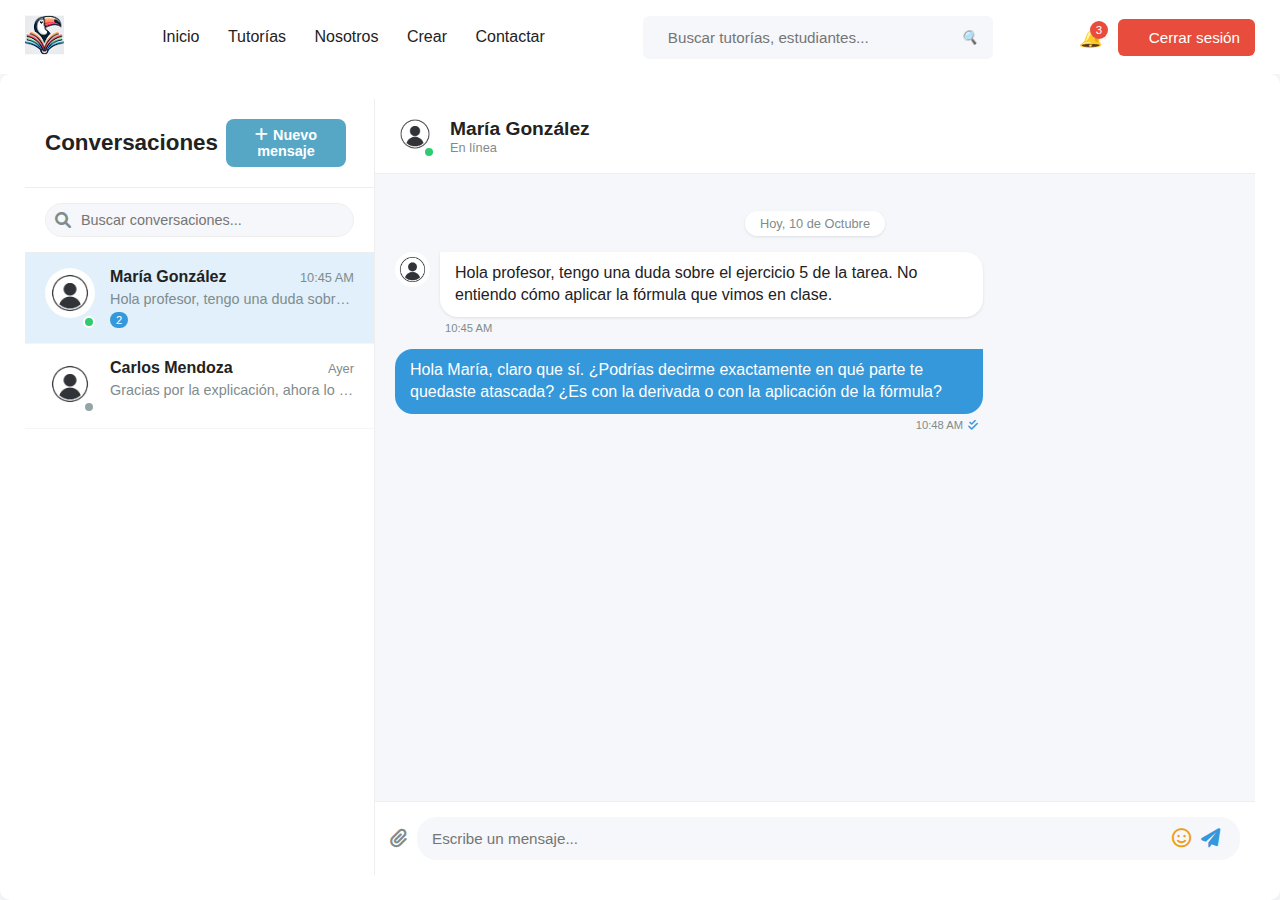
<file: Views/mensajes.html>
<!DOCTYPE html>
<html lang="es">

<head>
  <meta charset="UTF-8" />
  <meta name="viewport" content="width=device-width, initial-scale=1.0" />
  <title>Mensajería | Plataforma de Tutorías</title>
  <link rel="stylesheet" href="../Styles/dashboard.css" />
  <link rel="stylesheet" href="../Styles/mensajeria.css" />
  <link rel="stylesheet" href="../Styles/styles.css" />
  <link rel="stylesheet" href="https://cdnjs.cloudflare.com/ajax/libs/font-awesome/6.0.0/css/all.min.css" />
</head>

<body class="dashboard">

  <!-- Main Content -->
  <main class="dashboard-content">
    <header class="dashboard-topbar">
      <div class="logo">
        <img src="../Styles/logo.png" alt="Logo" />
      </div>
      <nav class="nav-links">
        <a href="../Views/index.html">Inicio</a>
        <a href="../Views/tutorias.html">Tutorías</a>
        <a href="../Views/AboutUs.html">Nosotros</a>
        <a href="../Views/signup.html">Crear</a>
        <a href="../Views/Contact.html">Contactar</a>
      </nav>
      <div class="search-bar">
        <input type="text" placeholder="Buscar tutorías, estudiantes..." />
        <button><i class="icon">🔍</i></button>
      </div>
      <div class="topbar-actions">
        <button class="notification-btn"><i class="icon">🔔</i> <span class="badge">3</span></button>
        <button class="logout-btn" id="logout-btn">
          <i class="icon"></i>
          <span class="logout-text">Cerrar sesión</span>
        </button>
      </div>
    </header>

    <div class="dashboard-container mensajeria-container">
      <!-- Sidebar de conversaciones -->
      <aside class="conversaciones-sidebar">
        <div class="conversaciones-header">
          <h2>Conversaciones</h2>
          <button class="btn primary" id="new-message-btn">
            <i class="fas fa-plus"></i> Nuevo mensaje
          </button>
        </div>

        <div class="search-conversaciones">
          <i class="fas fa-search"></i>
          <input type="text" placeholder="Buscar conversaciones..." />
        </div>

        <div class="conversaciones-list">
          <!-- Conversación 1 -->
          <div class="conversacion-item active">
            <div class="conversacion-avatar">
              <img src="../Styles/foto.png" alt="Estudiante" />
              <span class="status online"></span>
            </div>
            <div class="conversacion-info">
              <div class="conversacion-header">
                <h3>María González</h3>
                <span class="time">10:45 AM</span>
              </div>
              <p class="last-message">Hola profesor, tengo una duda sobre el ejercicio 5...</p>
              <span class="unread-count">2</span>
            </div>
          </div>

          <!-- Conversación 2 -->
          <div class="conversacion-item">
            <div class="conversacion-avatar">
              <img src="../Styles/foto.png" alt="Estudiante" />
              <span class="status offline"></span>
            </div>
            <div class="conversacion-info">
              <div class="conversacion-header">
                <h3>Carlos Mendoza</h3>
                <span class="time">Ayer</span>
              </div>
              <p class="last-message">Gracias por la explicación, ahora lo entiendo mejor</p>
            </div>
          </div>

          <!-- Más conversaciones... -->
        </div>
      </aside>

      <!-- Área de mensajes -->
      <section class="mensajes-area">
        <!-- Header de la conversación -->
        <div class="mensajes-header">
          <div class="current-chat-info">
            <div class="chat-avatar">
              <img src="../Styles/foto.png" alt="Estudiante" />
              <span class="status online"></span>
            </div>
            <div>
              <h2>María González</h2>
              <p class="status-text">En línea</p>
            </div>
          </div>
        </div>

        <!-- Lista de mensajes -->
        <div class="mensajes-list">
          <!-- Fecha separadora -->
          <div class="message-date">
            <span>Hoy, 10 de Octubre</span>
          </div>

          <!-- Mensaje recibido -->
          <div class="message received">
            <div class="message-avatar">
              <img src="../Styles/foto.png" alt="Estudiante" />
            </div>
            <div class="message-content">
              <div class="message-text">
                Hola profesor, tengo una duda sobre el ejercicio 5 de la tarea. No entiendo cómo aplicar la fórmula que
                vimos en clase.
              </div>
              <div class="message-time">10:45 AM</div>
            </div>
          </div>

          <!-- Mensaje enviado -->
          <div class="message sent">
            <div class="message-content">
              <div class="message-text">
                Hola María, claro que sí. ¿Podrías decirme exactamente en qué parte te quedaste atascada? ¿Es con la
                derivada o con la aplicación de la fórmula?
              </div>
              <div class="message-time">10:48 AM <i class="fas fa-check-double read"></i></div>
            </div>
          </div>

          <!-- Más mensajes... -->
        </div>

        <!-- Área de escritura -->
        <div class="message-input-area">
          <button class="attachment-btn"><i class="fas fa-paperclip"></i></button>
          <div class="input-wrapper">
            <textarea placeholder="Escribe un mensaje..." rows="1"></textarea>
            <div class="input-actions">
              <button class="emoji-btn"><i class="far fa-smile"></i></button>
              <button class="send-btn"><i class="fas fa-paper-plane"></i></button>
            </div>
          </div>
        </div>
      </section>

      <!-- Sidebar de información (opcional) -->
      <aside class="chat-info-sidebar">
        <div class="info-header">
          <h3>Información</h3>
          <button class="close-info-btn"><i class="fas fa-times"></i></button>
        </div>

        <div class="user-info">
          <div class="user-avatar">
            <img src="../Styles/foto.png" alt="Estudiante" />
            <span class="status online"></span>
          </div>
          <h3>María González</h3>
          <p class="user-role">Estudiante - Matemáticas Avanzadas</p>

          <div class="user-meta">
            <div class="meta-item">
              <i class="fas fa-envelope"></i>
              <span>maria.g@email.com</span>
            </div>
            <div class="meta-item">
              <i class="fas fa-phone"></i>
              <span>+52 55 1234 5678</span>
            </div>
            <div class="meta-item">
              <i class="fas fa-book"></i>
              <span>3 tutorías activas</span>
            </div>
          </div>
        </div>

        <div class="info-section">
          <h4>Archivos compartidos</h4>
          <div class="shared-files">
            <div class="file-item">
              <div class="file-icon">
                <i class="fas fa-file-pdf"></i>
              </div>
              <div class="file-info">
                <p class="file-name">Ejercicios Tema 3.pdf</p>
                <p class="file-meta">2.4 MB · Hace 3 días</p>
              </div>
              <button class="download-btn"><i class="fas fa-download"></i></button>
            </div>

            <div class="file-item">
              <div class="file-icon">
                <i class="fas fa-file-image"></i>
              </div>
              <div class="file-info">
                <p class="file-name">Solución problema 5.png</p>
                <p class="file-meta">1.1 MB · Ayer</p>
              </div>
              <button class="download-btn"><i class="fas fa-download"></i></button>
            </div>
          </div>
        </div>
      </aside>
    </div>
  </main>

  <!-- Modal nuevo mensaje -->
  <div class="modal" id="new-message-modal">
    <div class="modal-content">
      <div class="modal-header">
        <h2>Nuevo mensaje</h2>
        <button class="close-modal">&times;</button>
      </div>

      <div class="modal-body">
        <div class="form-group">
          <label for="recipient">Para:</label>
          <select id="recipient" class="select2" multiple>
            <option value="1">María González</option>
            <option value="2">Carlos Mendoza</option>
            <option value="3">Grupo - Matemáticas Avanzadas</option>
            <option value="4">Grupo - Física Básica</option>
          </select>
        </div>

        <div class="form-group">
          <label for="message-subject">Asunto (opcional):</label>
          <input type="text" id="message-subject" placeholder="Ej: Dudas sobre la tarea 3" />
        </div>

        <div class="form-group">
          <label for="message-content">Mensaje:</label>
          <textarea id="message-content" rows="5" placeholder="Escribe tu mensaje aquí..."></textarea>
        </div>

        <div class="form-actions">
          <button type="button" class="btn secondary cancel-btn">Cancelar</button>
          <button type="submit" class="btn primary">Enviar mensaje</button>
        </div>
      </div>
    </div>
    <footer class="site-footer">
      <div class="footer-content">
        <div class="footer-column">
          <h4>Inicio</h4>
          <ul>
            <li><a href="#">Beneficios</a></li>
            <li><a href="#">Tutorias</a></li>
            <li><a href="#">Testimonios</a></li>
            <li><a href="#">Preguntas frecuentes</a></li>
          </ul>
        </div>
  
        <div class="footer-column">
          <h4>Sobre Nosotros</h4>
          <ul>
            <li><a href="#">Vision</a></li>
            <li><a href="#">Logros</a></li>
            <li><a href="#">Metas</a></li>
          </ul>
        </div>
  
        <div class="footer-column contact-info">
          <p class="copyright">© TucanClase.</p>
          <p class="email">L21530365@concun.tecnm.mx</p>
          <p class="phone">+52 998 381 4748</p>
          <p class="address">Cancun, Quintana Roo, MX</p>
        </div>
      </div>
    </footer>
  </div>

</body>

</html>
</file>
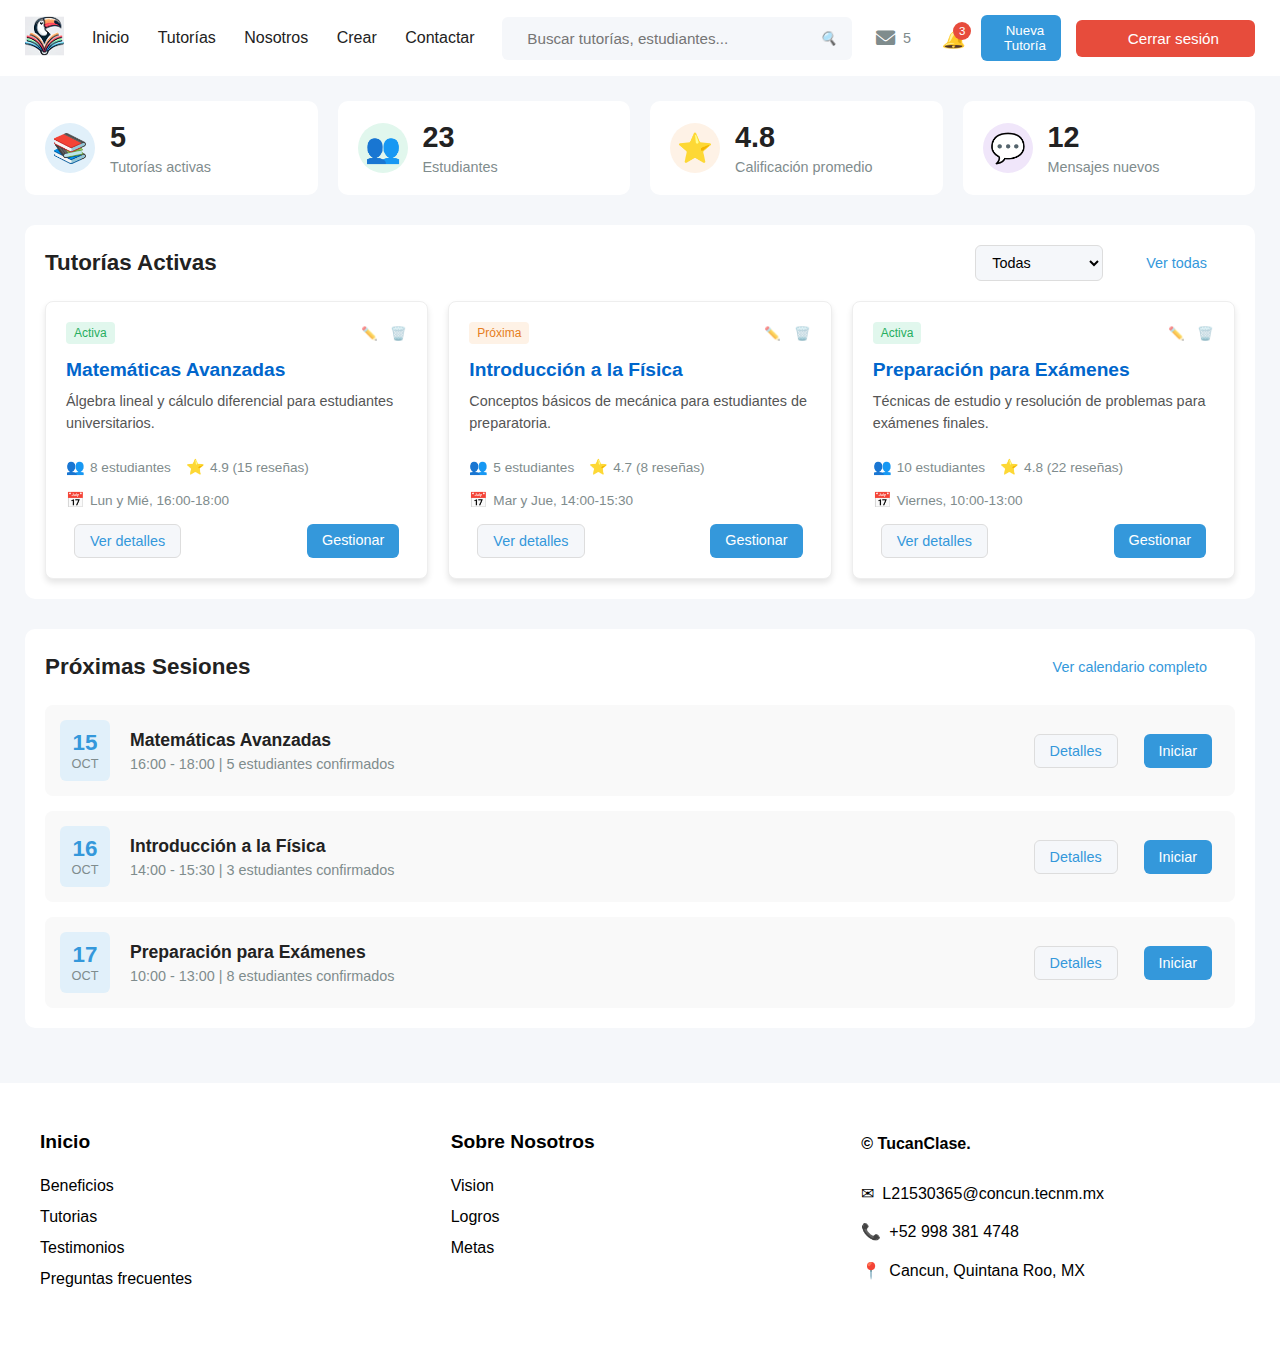
<file: Views/ProfesorDashboard.html>
<!DOCTYPE html>
<html lang="es">

<head>
  <meta charset="UTF-8" />
  <meta name="viewport" content="width=device-width, initial-scale=1.0" />
  <title>Dashboard Profesor | Plataforma de Tutorías</title>
  <link rel="stylesheet" href="../Styles/styles.css" />
  <link rel="stylesheet" href="../Styles/dashboard.css" />
  <link rel="stylesheet" href="https://cdnjs.cloudflare.com/ajax/libs/font-awesome/6.0.0/css/all.min.css" />

</head>

<body class="dashboard">

  <!-- Main Content -->
  <main class="dashboard-content">
    <header class="dashboard-topbar">
      <div class="logo">
        <img src="../Styles/logo.png" alt="Logo" />
      </div>
      <nav class="nav-links">
        <a href="../Views/index.html">Inicio</a>
        <a href="../Views/tutorias.html">Tutorías</a>
        <a href="../Views/AboutUs.html">Nosotros</a>
        <a href="../Views/signup.html">Crear</a>
        <a href="../Views/Contact.html">Contactar</a>
      </nav>
      <div class="search-bar">
        <input type="text" placeholder="Buscar tutorías, estudiantes..." />
        <button><i class="icon">🔍</i></button>
      </div>
      <div class="topbar-actions">
        <a href="./mensajes.html" class="message-btn">
          <i class="fas fa-envelope"></i>
          <span class="badge">5</span>
        </a>
        <button class="notification-btn"><i class="icon">🔔</i> <span class="badge">3</span></button>
        <button class="add-btn" id="open-tutoria-modal"><i class="icon"></i> Nueva Tutoría</button>
        <button class="logout-btn" id="logout-btn">
          <i class="icon"></i>
          <span class="logout-text">Cerrar sesión</span>
        </button>
      </div>
    </header>

    <div class="dashboard-container">
      <!-- Stats Cards -->
      <div class="stats-grid">
        <div class="stat-card">
          <div class="stat-icon blue">📚</div>
          <div>
            <h3>5</h3>
            <p>Tutorías activas</p>
          </div>
        </div>
        <div class="stat-card">
          <div class="stat-icon green">👥</div>
          <div>
            <h3>23</h3>
            <p>Estudiantes</p>
          </div>
        </div>
        <div class="stat-card">
          <div class="stat-icon orange">⭐</div>
          <div>
            <h3>4.8</h3>
            <p>Calificación promedio</p>
          </div>
        </div>
        <div class="stat-card">
          <div class="stat-icon purple">💬</div>
          <div>
            <h3>12</h3>
            <p>Mensajes nuevos</p>
          </div>
        </div>
      </div>

      <!-- Tutorías Activas -->
      <section class="tutorias-section">
        <div class="section-header">
          <h2>Tutorías Activas</h2>
          <div class="section-actions">
            <select class="filter-select">
              <option>Todas</option>
              <option>Matemáticas</option>
              <option>Ciencias</option>
              <option>Literatura</option>
            </select>
            <button class="view-all">Ver todas</button>
          </div>
        </div>

        <div class="tutorias-grid">
          <!-- Tutoría 1 -->
          <div class="tutoria-card">
            <div class="tutoria-header">
              <span class="badge active">Activa</span>
              <div class="tutoria-actions">
                <button class="edit-btn">✏️</button>
                <button class="delete-btn">🗑️</button>
              </div>
            </div>
            <h3>Matemáticas Avanzadas</h3>
            <p class="tutoria-desc">Álgebra lineal y cálculo diferencial para estudiantes universitarios.</p>

            <div class="tutoria-meta">
              <div class="meta-item">
                <span class="meta-icon">👥</span>
                <span>8 estudiantes</span>
              </div>
              <div class="meta-item">
                <span class="meta-icon">⭐</span>
                <span>4.9 (15 reseñas)</span>
              </div>
              <div class="meta-item">
                <span class="meta-icon">📅</span>
                <span>Lun y Mié, 16:00-18:00</span>
              </div>
            </div>

            <div class="tutoria-footer">
              <a href="#" class="btn secondary">Ver detalles</a>
              <a href="./gestion-tutorias.html" class="btn primary">Gestionar</a>
            </div>
          </div>

          <!-- Tutoría 2 -->
          <div class="tutoria-card">
            <div class="tutoria-header">
              <span class="badge warning">Próxima</span>
              <div class="tutoria-actions">
                <button class="edit-btn">✏️</button>
                <button class="delete-btn">🗑️</button>
              </div>
            </div>
            <h3>Introducción a la Física</h3>
            <p class="tutoria-desc">Conceptos básicos de mecánica para estudiantes de preparatoria.</p>

            <div class="tutoria-meta">
              <div class="meta-item">
                <span class="meta-icon">👥</span>
                <span>5 estudiantes</span>
              </div>
              <div class="meta-item">
                <span class="meta-icon">⭐</span>
                <span>4.7 (8 reseñas)</span>
              </div>
              <div class="meta-item">
                <span class="meta-icon">📅</span>
                <span>Mar y Jue, 14:00-15:30</span>
              </div>
            </div>

            <div class="tutoria-footer">
              <a href="#" class="btn secondary">Ver detalles</a>
              <a href="./gestion-tutorias.html" class="btn primary">Gestionar</a>
            </div>
          </div>

          <!-- Tutoría 3 -->
          <div class="tutoria-card">
            <div class="tutoria-header">
              <span class="badge active">Activa</span>
              <div class="tutoria-actions">
                <button class="edit-btn">✏️</button>
                <button class="delete-btn">🗑️</button>
              </div>
            </div>
            <h3>Preparación para Exámenes</h3>
            <p class="tutoria-desc">Técnicas de estudio y resolución de problemas para exámenes finales.</p>

            <div class="tutoria-meta">
              <div class="meta-item">
                <span class="meta-icon">👥</span>
                <span>10 estudiantes</span>
              </div>
              <div class="meta-item">
                <span class="meta-icon">⭐</span>
                <span>4.8 (22 reseñas)</span>
              </div>
              <div class="meta-item">
                <span class="meta-icon">📅</span>
                <span>Viernes, 10:00-13:00</span>
              </div>
            </div>

            <div class="tutoria-footer">
              <a href="#" class="btn secondary">Ver detalles</a>
              <a href="./gestion-tutorias.html" class="btn primary">Gestionar</a>
            </div>
          </div>
        </div>
      </section>

      <!-- Próximas Sesiones -->
      <section class="sessions-section">
        <div class="section-header">
          <h2>Próximas Sesiones</h2>
          <button class="view-all">Ver calendario completo</button>
        </div>

        <div class="sessions-list">
          <!-- Sesión 1 -->
          <div class="session-item">
            <div class="session-date">
              <span class="day">15</span>
              <span class="month">Oct</span>
            </div>
            <div class="session-info">
              <h3>Matemáticas Avanzadas</h3>
              <p>16:00 - 18:00 | 5 estudiantes confirmados</p>
            </div>
            <div class="session-actions">
              <button class="btn secondary">Detalles</button>
              <button class="btn primary">Iniciar</button>
            </div>
          </div>

          <!-- Sesión 2 -->
          <div class="session-item">
            <div class="session-date">
              <span class="day">16</span>
              <span class="month">Oct</span>
            </div>
            <div class="session-info">
              <h3>Introducción a la Física</h3>
              <p>14:00 - 15:30 | 3 estudiantes confirmados</p>
            </div>
            <div class="session-actions">
              <button class="btn secondary">Detalles</button>
              <button class="btn primary">Iniciar</button>
            </div>
          </div>

          <!-- Sesión 3 -->
          <div class="session-item">
            <div class="session-date">
              <span class="day">17</span>
              <span class="month">Oct</span>
            </div>
            <div class="session-info">
              <h3>Preparación para Exámenes</h3>
              <p>10:00 - 13:00 | 8 estudiantes confirmados</p>
            </div>
            <div class="session-actions">
              <button class="btn secondary">Detalles</button>
              <button class="btn primary">Iniciar</button>
            </div>
          </div>
        </div>
      </section>
    </div>
    <footer class="site-footer">
      <div class="footer-content">
        <div class="footer-column">
          <h4>Inicio</h4>
          <ul>
            <li><a href="#">Beneficios</a></li>
            <li><a href="#">Tutorias</a></li>
            <li><a href="#">Testimonios</a></li>
            <li><a href="#">Preguntas frecuentes</a></li>
          </ul>
        </div>
  
        <div class="footer-column">
          <h4>Sobre Nosotros</h4>
          <ul>
            <li><a href="#">Vision</a></li>
            <li><a href="#">Logros</a></li>
            <li><a href="#">Metas</a></li>
          </ul>
        </div>
  
        <div class="footer-column contact-info">
          <p class="copyright">© TucanClase.</p>
          <p class="email">L21530365@concun.tecnm.mx</p>
          <p class="phone">+52 998 381 4748</p>
          <p class="address">Cancun, Quintana Roo, MX</p>
        </div>
      </div>
    </footer>

  </main>

  <!-- Modal para nueva tutoría -->
  <div class="modal" id="tutoria-modal">
    <div class="modal-content">
      <div class="modal-header">
        <h2>Crear Nueva Tutoría</h2>
        <button class="close-modal">&times;</button>
      </div>

      <form class="tutoria-form">
        <div class="form-group">
          <label for="tutoria-title">Título de la tutoría</label>
          <input type="text" id="tutoria-title" placeholder="Ej: Matemáticas Básicas" required />
        </div>

        <div class="form-group">
          <label for="tutoria-category">Categoría</label>
          <select id="tutoria-category" required>
            <option value="">Selecciona una categoría</option>
            <option value="matematicas">Matemáticas</option>
            <option value="ciencias">Ciencias</option>
            <option value="literatura">Literatura</option>
            <option value="idiomas">Idiomas</option>
            <option value="otro">Otro</option>
          </select>
        </div>

        <div class="form-group">
          <label for="tutoria-level">Nivel</label>
          <select id="tutoria-level" required>
            <option value="">Selecciona un nivel</option>
            <option value="basico">Básico</option>
            <option value="intermedio">Intermedio</option>
            <option value="avanzado">Avanzado</option>
          </select>
        </div>

        <div class="form-group">
          <label for="tutoria-desc">Descripción</label>
          <textarea id="tutoria-desc" rows="4" placeholder="Describe los temas que cubrirás, metodología, etc."
            required></textarea>
        </div>

        <div class="form-row">
          <div class="form-group">
            <label for="tutoria-duration">Duración (semanas)</label>
            <input type="number" id="tutoria-duration" min="1" max="52" value="4" required />
          </div>

          <div class="form-group">
            <label for="tutoria-price">Precio (por sesión)</label>
            <input type="number" id="tutoria-price" min="0" step="0.01" placeholder="0.00" required />
          </div>
        </div>

        <div class="form-group">
          <label>Horarios</label>
          <div class="schedule-container">
            <div class="schedule-item">
              <select class="schedule-day">
                <option>Lunes</option>
                <option>Martes</option>
                <option>Miércoles</option>
                <option>Jueves</option>
                <option>Viernes</option>
                <option>Sábado</option>
                <option>Domingo</option>
              </select>
              <input type="time" class="schedule-start" value="16:00" />
              <span>a</span>
              <input type="time" class="schedule-end" value="18:00" />
              <button type="button" class="remove-schedule">🗑️</button>
            </div>
          </div>
          <button type="button" class="add-schedule">➕ Agregar otro horario</button>
        </div>

        <div class="form-group">
          <label for="tutoria-materials">Materiales de apoyo (opcional)</label>
          <input type="file" id="tutoria-materials" multiple />
          <small>Puedes subir PDFs, presentaciones, imágenes, etc.</small>
        </div>

        <div class="form-actions">
          <button type="button" class="btn secondary cancel-btn">Cancelar</button>
          <button type="submit" class="btn primary">Crear Tutoría</button>
        </div>
      </form>
    </div>
  </div>
  <script src="../Scripts/dashboard.js"></script>
</body>

</html>
</file>
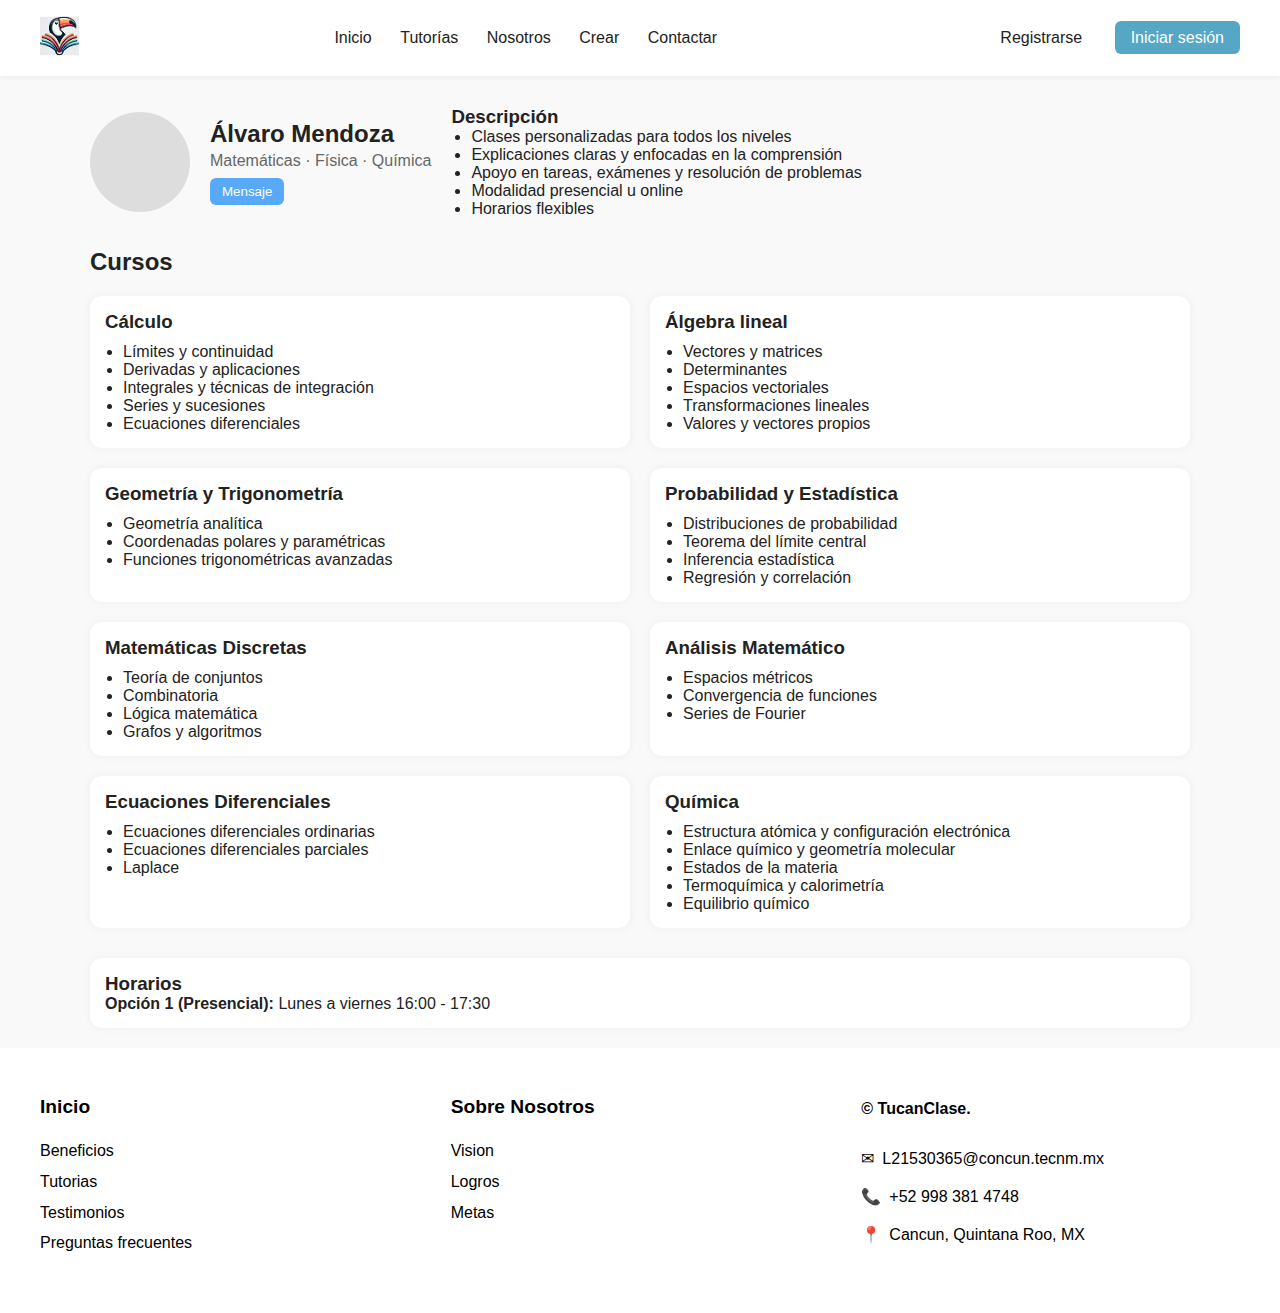
<file: Views/profile.html>
<!DOCTYPE html>
<html lang="es">
<head>
  <meta charset="UTF-8" />
  <meta name="viewport" content="width=device-width, initial-scale=1.0" />
  <title>Perfil - Álvaro Mendoza</title>
  <link rel="stylesheet" href="../Styles/profile.css" />
  <link rel="stylesheet" href="../Styles/styles.css" />

</head>
<body>
  <header class="navbar">
    <div class="logo">
      <img src="../Styles/logo.png" alt="Logo" />
    </div>
    <nav class="nav-links">
      <a href="../Views/index.html">Inicio</a>
      <a href="../Views/tutorias.html">Tutorías</a>
      <a href="../Views/AboutUs.html">Nosotros</a>
      <a href="../Views/signup.html">Crear</a>
      <a href="../Views/Contact.html">Contactar</a>
    </nav>
    <div class="auth-buttons">
      <a href="../Views/register.html" class="register">Registrarse</a>
      <a href="../Views/signup.html" class="login">Iniciar sesión</a>
    </div>
  </header>
  <div class="container">
    <div class="perfil">
      <div class="foto"></div>
      <div class="info">
        <h1>Álvaro Mendoza</h1>
        <p class="area">Matemáticas · Física · Química</p>
        <button class="mensaje">Mensaje</button>
      </div>
      <div class="descripcion">
        <h3>Descripción</h3>
        <ul>
          <li>Clases personalizadas para todos los niveles</li>
          <li>Explicaciones claras y enfocadas en la comprensión</li>
          <li>Apoyo en tareas, exámenes y resolución de problemas</li>
          <li>Modalidad presencial u online</li>
          <li>Horarios flexibles</li>
        </ul>
      </div>
    </div>

    <h2>Cursos</h2>
    <div class="cursos">
      <div class="card">
        <h3>Cálculo</h3>
        <ul>
          <li>Límites y continuidad</li>
          <li>Derivadas y aplicaciones</li>
          <li>Integrales y técnicas de integración</li>
          <li>Series y sucesiones</li>
          <li>Ecuaciones diferenciales</li>
        </ul>
      </div>
      <div class="card">
        <h3>Álgebra lineal</h3>
        <ul>
          <li>Vectores y matrices</li>
          <li>Determinantes</li>
          <li>Espacios vectoriales</li>
          <li>Transformaciones lineales</li>
          <li>Valores y vectores propios</li>
        </ul>
      </div>
      <div class="card">
        <h3>Geometría y Trigonometría</h3>
        <ul>
          <li>Geometría analítica</li>
          <li>Coordenadas polares y paramétricas</li>
          <li>Funciones trigonométricas avanzadas</li>
        </ul>
      </div>
      <div class="card">
        <h3>Probabilidad y Estadística</h3>
        <ul>
          <li>Distribuciones de probabilidad</li>
          <li>Teorema del límite central</li>
          <li>Inferencia estadística</li>
          <li>Regresión y correlación</li>
        </ul>
      </div>
      <div class="card">
        <h3>Matemáticas Discretas</h3>
        <ul>
          <li>Teoría de conjuntos</li>
          <li>Combinatoria</li>
          <li>Lógica matemática</li>
          <li>Grafos y algoritmos</li>
        </ul>
      </div>
      <div class="card">
        <h3>Análisis Matemático</h3>
        <ul>
          <li>Espacios métricos</li>
          <li>Convergencia de funciones</li>
          <li>Series de Fourier</li>
        </ul>
      </div>
      <div class="card">
        <h3>Ecuaciones Diferenciales</h3>
        <ul>
          <li>Ecuaciones diferenciales ordinarias</li>
          <li>Ecuaciones diferenciales parciales</li>
          <li>Laplace</li>
        </ul>
      </div>
      <div class="card">
        <h3>Química</h3>
        <ul>
          <li>Estructura atómica y configuración electrónica</li>
          <li>Enlace químico y geometría molecular</li>
          <li>Estados de la materia</li>
          <li>Termoquímica y calorimetría</li>
          <li>Equilibrio químico</li>
        </ul>
      </div>
    </div>

    <div class="horario">
      <h3>Horarios</h3>
      <p><strong>Opción 1 (Presencial):</strong> Lunes a viernes 16:00 - 17:30</p>
    </div>
  </div>
  <footer class="site-footer">
    <div class="footer-content">
      <div class="footer-column">
        <h4>Inicio</h4>
        <ul>
          <li><a href="#">Beneficios</a></li>
          <li><a href="#">Tutorias</a></li>
          <li><a href="#">Testimonios</a></li>
          <li><a href="#">Preguntas frecuentes</a></li>
        </ul>
      </div>

      <div class="footer-column">
        <h4>Sobre Nosotros</h4>
        <ul>
          <li><a href="#">Vision</a></li>
          <li><a href="#">Logros</a></li>
          <li><a href="#">Metas</a></li>
        </ul>
      </div>

      <div class="footer-column contact-info">
        <p class="copyright">© TucanClase.</p>
        <p class="email">L21530365@concun.tecnm.mx</p>
        <p class="phone">+52 998 381 4748</p>
        <p class="address">Cancun, Quintana Roo, MX</p>
      </div>
    </div>
  </footer>
</body>
</html>
</file>
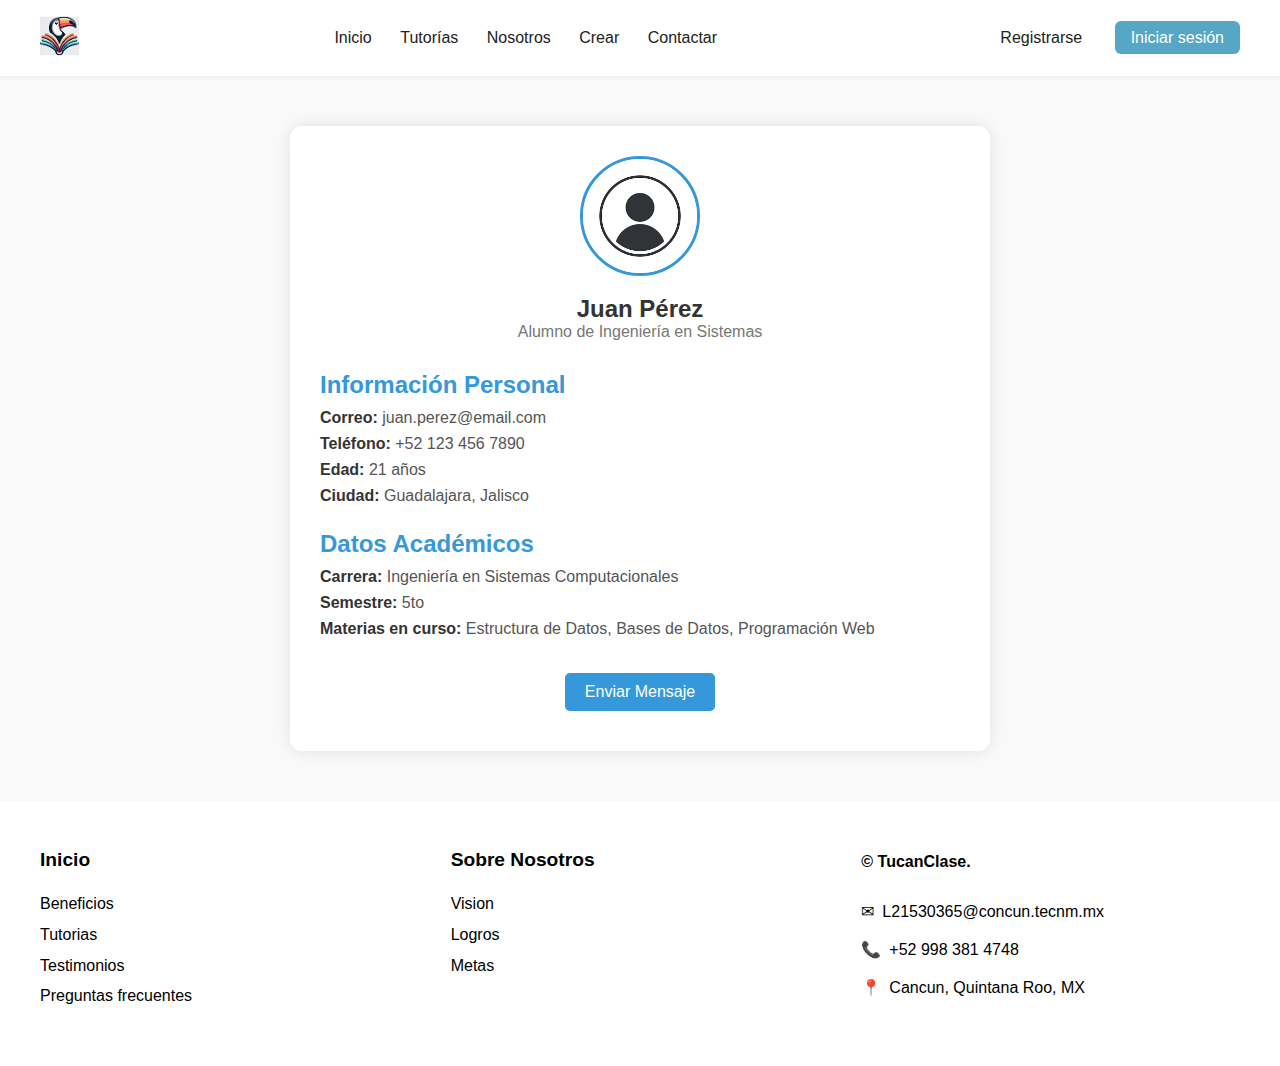
<file: Views/students.html>
<!DOCTYPE html>
<html lang="es">
<head>
  <meta charset="UTF-8" />
  <meta name="viewport" content="width=device-width, initial-scale=1.0" />
  <title>Perfil del Alumno</title>
  <link rel="stylesheet" href="../Styles/styles.css" />
  <link rel="stylesheet" href="../Styles/students.css" />
</head>
<body>
  <header class="navbar">
    <div class="logo">
      <img src="../Styles/logo.png" alt="Logo" />
    </div>
    <nav class="nav-links">
      <a href="../Views/index.html">Inicio</a>
      <a href="../Views/tutorias.html">Tutorías</a>
      <a href="../Views/AboutUs.html">Nosotros</a>
      <a href="../Views/signup.html">Crear</a>
      <a href="../Views/Contact.html">Contactar</a>
    </nav>
    <div class="auth-buttons">
      <a href="../Views/register.html" class="register">Registrarse</a>
      <a href="../Views/signup.html" class="login">Iniciar sesión</a>
    </div>
  </header>
  <div class="perfil-container">
    <div class="perfil-header">
      <img src="../Styles/foto.png" alt="Foto del Alumno" class="avatar" />
      <h1>Juan Pérez</h1>
      <p>Alumno de Ingeniería en Sistemas</p>
    </div>

    <div class="perfil-info">
      <h2>Información Personal</h2>
      <ul>
        <li><strong>Correo:</strong> juan.perez@email.com</li>
        <li><strong>Teléfono:</strong> +52 123 456 7890</li>
        <li><strong>Edad:</strong> 21 años</li>
        <li><strong>Ciudad:</strong> Guadalajara, Jalisco</li>
      </ul>
    </div>

    <div class="perfil-academico">
      <h2>Datos Académicos</h2>
      <ul>
        <li><strong>Carrera:</strong> Ingeniería en Sistemas Computacionales</li>
        <li><strong>Semestre:</strong> 5to</li>
        <li><strong>Materias en curso:</strong> Estructura de Datos, Bases de Datos, Programación Web</li>
      </ul>
    </div>

    <div class="perfil-acciones">
      <a href="./mensajes.html"><button>Enviar Mensaje </button></a>
    </div>
  </div>
  <footer class="site-footer">
    <div class="footer-content">
      <div class="footer-column">
        <h4>Inicio</h4>
        <ul>
          <li><a href="#">Beneficios</a></li>
          <li><a href="#">Tutorias</a></li>
          <li><a href="#">Testimonios</a></li>
          <li><a href="#">Preguntas frecuentes</a></li>
        </ul>
      </div>

      <div class="footer-column">
        <h4>Sobre Nosotros</h4>
        <ul>
          <li><a href="#">Vision</a></li>
          <li><a href="#">Logros</a></li>
          <li><a href="#">Metas</a></li>
        </ul>
      </div>

      <div class="footer-column contact-info">
        <p class="copyright">© TucanClase.</p>
        <p class="email">L21530365@concun.tecnm.mx</p>
        <p class="phone">+52 998 381 4748</p>
        <p class="address">Cancun, Quintana Roo, MX</p>
      </div>
    </div>
  </footer>
</body>
</html>
</file>
<file: Styles/styles.css>
* {
    margin: 0;
    padding: 0;
    box-sizing: border-box;
    font-family: "Helvetica", sans-serif;
  }
  
  body {
    background-color: #f9f9f9;
    color: #222;
  }
  
  .navbar {
    display: flex;
    align-items: center;
    justify-content: space-between;
    padding: 16px 40px;
    background-color: #fff;
    box-shadow: 0 2px 4px rgba(0,0,0,0.05);
  }
  
  .logo img {
    height: 40px;
  }
  
  .nav-links a {
    margin: 0 12px;
    text-decoration: none;
    color: #222;
    font-weight: 500;
  }
  
  .auth-buttons a {
    margin-left: 12px;
    text-decoration: none;
    padding: 8px 16px;
    border-radius: 6px;
    font-weight: 500;
  }
  
  .register {
    color: #222;
  }
  
  .login {
    background-color: #55a7c5;
    color: #fff;
  }
  
  .hero {
    padding: 80px 20px;
    text-align: center;
  }
  
  .highlight {
    display: flex;
    align-items: center;
    justify-content: center;
    gap: 12px;
  }
  
  .highlight .icon {
    background-color: #55a7c5;
    color: #fff;
    padding: 10px;
    border-radius: 8px;
    font-size: 20px;
  }
  
  .highlight h1 {
    font-size: 32px;
    font-weight: bold;
  }
  
  .highlight .blue {
    color: #55a7c5;
  }
  
  .subtitle {
    margin-top: 16px;
    font-size: 20px;
    font-weight: 600;
  }
  
  .description {
    margin-top: 8px;
    font-size: 16px;
    color: #555;
  }
  
  .buttons {
    margin-top: 24px;
  }
  
  .btn {
    display: inline-block;
    padding: 10px 20px;
    border-radius: 8px;
    font-weight: 600;
    text-decoration: none;
    margin: 0 8px;
  }
  
  .btn.primary {
    background-color: #55a7c5;
    color: white;
  }
  
  .btn.secondary {
    background-color: white;
    color: #222;
    border: 1px solid #ccc;
  }
  
  .categories {
    margin-top: 40px;
    background-color: #fff;
    padding: 20px 0;
  }
  
  .categories ul {
    display: flex;
    justify-content: center;
    flex-wrap: wrap;
    list-style: none;
    gap: 30px;
    font-weight: 500;
    font-size: 14px;
  }
  
  /* Estilos para la sección de beneficios */
.benefits {
  padding: 4rem 2rem;
  max-width: 1200px;
  margin: 0 auto;
}

.benefits-header {
  text-align: center;
  margin-bottom: 3rem;
}

.benefits-header h2 {
  font-size: 2rem;
  margin-bottom: 1rem;
}

.benefits-header p {
  font-size: 1.1rem;
  color: #666;
  max-width: 700px;
  margin: 0 auto 1.5rem;
}

.view-all {
  display: inline-block;
  padding: 10px 20px;
  border-radius: 8px;
  font-weight: 600;
  text-decoration: none;
  margin: 0 8px;
  background-color: #55a7c5;
  color: white;
  border: none;
}

.benefits-grid {
  display: grid;
  grid-template-columns: repeat(auto-fit, minmax(300px, 1fr));
  gap: 2rem;
}

.benefit-item {
  background: #f9f9f9;
  padding: 2rem;
  border-radius: 8px;
  box-shadow: 0 2px 4px rgba(0,0,0,0.1);
}

.benefit-item h3 {
  color: #0066cc;
  margin-bottom: 1rem;
}

.benefit-item p {
  color: #555;
  line-height: 1.5;
}

/* Estilos para la sección de tutorías */
.tutorias {
  padding: 4rem 2rem;
  max-width: 1200px;
  margin: 0 auto;
}

.tutorias-header {
  text-align: center;
  margin-bottom: 3rem;
}

.tutorias-header h2 {
  font-size: 2rem;
  margin-bottom: 1rem;
}

.tutorias-header p {
  font-size: 1.1rem;
  color: #666;
  max-width: 700px;
  margin: 0 auto;
}

.tutorias-grid {
  display: grid;
  grid-template-columns: repeat(auto-fit, minmax(280px, 1fr));
  gap: 2rem;
}

.tutoria-card {
  background: white;
  border-radius: 8px;
  padding: 1.5rem;
  box-shadow: 0 4px 6px rgba(0,0,0,0.1);
  transition: transform 0.3s ease;
}

.tutoria-card:hover {
  transform: translateY(-5px);
}

.tutoria-info {
  display: flex;
  justify-content: space-between;
  margin-bottom: 1rem;
  font-size: 0.9rem;
  color: #666;
}

.tutor-name {
  font-weight: bold;
  color: #333;
}

.tutoria-card h3 {
  color: #0066cc;
  margin-bottom: 1rem;
  font-size: 1.3rem;
}

.tutoria-card p {
  color: #555;
  line-height: 1.5;
  margin-bottom: 1.5rem;
}

/* Estilos para la sección de testimonios */
.testimonios {
  padding: 4rem 2rem;
  max-width: 1200px;
  margin: 0 auto;
  background-color: #f8f9fa;
}

.testimonios-header {
  text-align: center;
  margin-bottom: 3rem;
}

.testimonios-header h2 {
  font-size: 2rem;
  margin-bottom: 1rem;
}

.testimonios-header p {
  font-size: 1.1rem;
  color: #666;
  max-width: 700px;
  margin: 0 auto 1.5rem;
}

.testimonios-grid {
  display: grid;
  grid-template-columns: repeat(auto-fit, minmax(280px, 1fr));
  gap: 2rem;
}

.testimonio-card {
  background: white;
  border-radius: 8px;
  padding: 2rem;
  box-shadow: 0 2px 4px rgba(0,0,0,0.05);
}

.testimonio-content p {
  font-size: 1rem;
  color: #555;
  line-height: 1.6;
  margin-bottom: 1.5rem;
  font-style: italic;
  position: relative;
}

.testimonio-content p::before {
  content: '"';
  font-size: 3rem;
  color: #0066cc;
  opacity: 0.2;
  position: absolute;
  left: -15px;
  top: -15px;
}

.testimonio-author {
  display: flex;
  justify-content: space-between;
  align-items: center;
}

.author-name {
  font-weight: bold;
  color: #333;
}

.read-story {
  color: #0066cc;
  text-decoration: none;
  font-size: 0.9rem;
}

.faq {
  max-width: 800px;
  margin: 0 auto;
  padding: 2rem;
  font-family: 'Helvetica', sans-serif;
}

.faq-header {
  text-align: center;
  margin-bottom: 2rem;
}

.faq-header h1 {
  color: #2c3e50;
  margin-bottom: 1rem;
}

.faq-header p {
  color: #555;
  font-size: 1.1rem;
}

.faq-header strong {
  color: #3498db;
}

.faq-item {
  margin-bottom: 1.5rem;
  border-bottom: 1px solid #eee;
  padding-bottom: 1rem;
}

.faq-question {
  font-weight: bold;
  color: #2c3e50;
  cursor: pointer;
  padding: 0.5rem 0;
  display: flex;
  justify-content: space-between;
  align-items: center;
}

.faq-question::after {
  content: '+';
  font-size: 1.5rem;
  color: #3498db;
}

.faq-question.active::after {
  content: '-';
}

.faq-answer {
  color: #555;
  line-height: 1.6;
  max-height: 0;
  overflow: hidden;
  transition: max-height 0.3s ease;
}

.faq-list {
  margin-top: 2rem;
}

.faq-list h3 {
  color: #2c3e50;
  margin-bottom: 1rem;
}

.faq-list ul {
  list-style: none;
}

.faq-list li {
  padding: 0.5rem 0;
  border-bottom: 1px dashed #ddd;
}

.faq-list li:last-child {
  border-bottom: none;
}

/* Estilos para el footer */
.site-footer {
  background-color: white;
  color: #ecf0f1;
  padding: 3rem 2rem;
}

.footer-content {
  max-width: 1200px;
  margin: 0 auto;
  display: grid;
  grid-template-columns: repeat(auto-fit, minmax(200px, 1fr));
  gap: 2rem;
}

.footer-column h4 {
  font-size: 1.2rem;
  margin-bottom: 1.5rem;
  color: black;
}

.footer-column ul {
  list-style: none;
  padding: 0;
}

.footer-column ul li {
  margin-bottom: 0.8rem;
}

.footer-column a {
  color: black;
  text-decoration: none;
  transition: color 0.3s;
}

.footer-column a:hover {
  color: #3498db;
}

.contact-info p {
  margin-bottom: 0.8rem;
  line-height: 1.6;
}

.copyright {
  font-weight: bold;
  margin-bottom: 1.5rem !important;
  color: black;
}

.email, .phone, .address {
  display: flex;
  align-items: center;
  gap: 0.5rem;
  color: black;
}

.email::before {
  content: "✉";
}

.phone::before {
  content: "📞";
}

.address::before {
  content: "📍";
}

@media (max-width: 768px) {
  .footer-content {
    grid-template-columns: 1fr;
  }
  
  .footer-column {
    margin-bottom: 2rem;
  }
}

/* Estilos para la sección de video-lección */
.video-lesson {
  padding: 3rem 2rem;
  max-width: 900px;
  margin: 0 auto;
  text-align: center;
}

.lesson-header h2 {
  font-size: 2.2rem;
  color: #2c3e50;
  margin-bottom: 2rem;
  text-transform: uppercase;
}

.lesson-title {
  color: #3498db;
  display: block;
  margin-top: 0.5rem;
}

.video-container {
  position: relative;
  padding-bottom: 56.25%; /* Relación 16:9 */
  height: 0;
  overflow: hidden;
  margin-bottom: 1.5rem;
  border-radius: 8px;
  box-shadow: 0 4px 8px rgba(0,0,0,0.1);
}

.video-container iframe {
  position: absolute;
  top: 0;
  left: 0;
  width: 100%;
  height: 100%;
  border: none;
}

@media (max-width: 768px) {
  .lesson-header h2 {
    font-size: 1.8rem;
  }
  
  .lesson-meta {
    flex-direction: column;
    gap: 0.5rem;
  }
}
</file>
<file: Styles/signup-sty.css>
* {
    box-sizing: border-box;
    margin: 0;
    padding: 0;
    font-family: 'Inter', sans-serif;
  }
  
  body {
    background-color: #f9f9f9;
  }
  
  header {
    display: flex;
    justify-content: space-between;
    align-items: center;
    padding: 20px 40px;
    background: #fff;
  }
  
  nav a {
    margin: 0 10px;
    text-decoration: none;
    color: #333;
    font-weight: 500;
  }
  
  .auth-buttons a {
    margin-left: 15px;
    padding: 8px 16px;
    border-radius: 6px;
    text-decoration: none;
    font-weight: 600;
  }
  
  .auth-buttons a:first-child {
    color: #333;
  }
  
  .auth-buttons a:last-child {
    background: #55a7c5;
    color: #fff;
  }
  
  .container {
    display: flex;
    justify-content: center;
    align-items: center;
    height: 100%;
  }

  .container2 {
    display: flex;
    justify-content: center;
    align-items: center;
    height: 120%;
  }

.info-container {
    width: 18%;
}
.form-container{
  align-items: center;
}
.form-group {
    margin-bottom: 15px;
}
input, textarea {
    width: 100%;
    padding: 10px;
    box-sizing: border-box;
    margin-bottom: 20px;
    border: 1px solid #ddd;
    border-radius: 8px;
    resize: none;
}

.login-box {
  background: white;
  padding: 20px 30px;
  border-radius: 1rem;
  box-shadow: 0 0 20px rgba(0,0,0,0.1);
  width: 100%;
  max-width: 35%;
  margin: 30px;
}
  
  .login-box h2 {
    text-align: center;
    margin-bottom: 10px;
    font-size: 28px;
  }
  
  .login-box p {
    text-align: center;
    margin-bottom: 30px;
    color: #666;
  }

  .About-box {
    background: #fff;
    padding: 20px 30px;
    border-radius: 12px;
    width: 50%;
    box-shadow: 0 4px 16px rgba(0, 0, 0, 0.05);
    justify-content: center;
  }
  label {
    font-weight: 600;
    margin-bottom: 8px;
    display: block;
  }
  
  input[type="tel"],
  input[type="text"],
  input[type="email"],
  input[type="password"] {
    width: 100%;
    padding: 12px;
    margin-bottom: 20px;
    border: 1px solid #ddd;
    border-radius: 8px;
  }
  
  .password-wrapper {
    position: relative;
  }
  
  .password-wrapper input {
    padding-right: 40px;
  }
  
  .password-wrapper .eye-icon {
    position: absolute;
    right: 10px;
    top: 12px;
    cursor: pointer;
  }
  
  .remember-forgot { 
    display: flex;
    justify-content: space-between;
    align-items: center;
    margin-bottom: 20px;
    font-size: 14px;
  }
  
  .remember-label {
    display: flex;
    align-items: center;
    gap: 5px; 
    line-height: 1.4;
  }

  .remember-label input[type="checkbox"] {
    vertical-align: middle;
    transform: translateY(9px); 
  }

  .remember-forgot2 { 
    display: flex;
    justify-content: flex-start; /* Alinea al principio */
    align-items: center;
    margin-bottom: 20px;
    font-size: 14px;
  }
  
  .remember-label2 {
    display: flex;
    align-items: center;
    gap: 5px;
    white-space: nowrap; /* Esto evita que el texto se divida en varias líneas */
  }
  
  .remember-label2 input[type="checkbox"] {
    vertical-align: middle;
    transform: translateY(9px); /* Asegura que el checkbox esté alineado verticalmente con el texto */
  }
  
  button {
    width: 100%;
    padding: 12px;
    background: #55a7c5;
    color: #fff;
    border: none;
    border-radius: 8px;
    font-weight: 600;
    cursor: pointer;
    margin-bottom: 20px;
  }
  
  .divider {
    display: flex;
    align-items: center;
    text-align: center;
    margin: 20px 0;
  }
  
  .divider::before,
  .divider::after {
    content: '';
    flex: 1;
    border-bottom: 1px solid #ddd;
  }
  
  .divider:not(:empty)::before {
    margin-right: .75em;
  }
  
  .divider:not(:empty)::after {
    margin-left: .75em;
  }
  
  .google-btn {
    display: flex;
    justify-content: center;
    align-items: center;
    padding: 12px;
    border: 1px solid #ddd;
    border-radius: 8px;
    background: #fff;
    font-weight: 600;
    cursor: pointer;
  }
  
  .google-btn img {
    width: 20px;
    margin-right: 10px;
  }

  .img-centro {
    margin: 10px auto 10px;
    display: block;
    margin-top: 50px;
  }
</file>
<file: Styles/dashboard.css>
/* Estilos generales del dashboard */
.dashboard {
  display: flex;
  min-height: 100vh;
  background-color: #f5f7fa;
  font-family: 'Segoe UI', Tahoma, Geneva, Verdana, sans-serif;
}

/* Sidebar */
.dashboard-sidebar {
  width: 280px;
  background-color: #2c3e50;
  color: white;
  padding: 20px 0;
  display: flex;
  flex-direction: column;
  transition: all 0.3s;
}

.sidebar-header {
  padding: 0 20px 20px;
  border-bottom: 1px solid rgba(255, 255, 255, 0.1);
  text-align: center;
}

.sidebar-logo {
  max-width: 120px;
  margin-bottom: 15px;
}

.sidebar-menu {
  flex: 1;
  padding: 20px 0;
}

.sidebar-menu a {
  display: flex;
  align-items: center;
  padding: 12px 20px;
  color: #ecf0f1;
  text-decoration: none;
  transition: all 0.3s;
  border-left: 4px solid transparent;
}

.sidebar-menu a:hover {
  background-color: rgba(255, 255, 255, 0.1);
}

.sidebar-menu a.active {
  background-color: rgba(255, 255, 255, 0.1);
  border-left: 4px solid #3498db;
  color: white;
}

.sidebar-menu .icon {
  margin-right: 10px;
  font-size: 1.1em;
}

.sidebar-footer {
  padding: 20px;
  border-top: 1px solid rgba(255, 255, 255, 0.1);
}

.user-profile {
  display: flex;
  align-items: center;
  margin-bottom: 15px;
}

.user-profile img {
  width: 40px;
  height: 40px;
  border-radius: 50%;
  margin-right: 10px;
  object-fit: cover;
}

.user-profile div {
  line-height: 1.3;
}

.user-profile small {
  opacity: 0.7;
  font-size: 0.8em;
}

.logout-btn {
  display: flex;
  align-items: center;
  color: #ecf0f1;
  text-decoration: none;
  font-size: 0.9em;
  padding: 8px 15px;
  border-radius: 4px;
  background-color: rgba(255, 255, 255, 0.1);
  transition: all 0.3s;
}

.logout-btn:hover {
  background-color: rgba(255, 255, 255, 0.2);
}

.logout-btn .icon {
  margin-right: 8px;
}

/* Contenido principal */
.dashboard-content {
  flex: 1;
  display: flex;
  flex-direction: column;
  overflow: hidden;
}

.dashboard-topbar {
  background-color: white;
  padding: 15px 25px;
  display: flex;
  justify-content: space-between;
  align-items: center;
  z-index: 10;
}

.search-bar {
  display: flex;
  align-items: center;
  background-color: #f5f7fa;
  border-radius: 6px;
  padding: 8px 15px;
  width: 350px;
}

.search-bar input {
  border: none;
  background: transparent;
  flex: 1;
  padding: 5px 10px;
  outline: none;
  font-size: 0.95em;
}

.search-bar button {
  background: none;
  border: none;
  cursor: pointer;
  color: #7f8c8d;
}

.topbar-actions {
  display: flex;
  align-items: center;
  gap: 15px;
}

.notification-btn {
  position: relative;
  background: none;
  border: none;
  font-size: 1.2em;
  cursor: pointer;
  color: #7f8c8d;
}

.notification-btn .badge {
  position: absolute;
  top: -5px;
  right: -5px;
  background-color: #e74c3c;
  color: white;
  border-radius: 50%;
  width: 18px;
  height: 18px;
  font-size: 0.6em;
  display: flex;
  align-items: center;
  justify-content: center;
}

.add-btn {
  background-color: #3498db;
  color: white;
  border: none;
  padding: 8px 15px;
  border-radius: 6px;
  font-weight: 500;
  cursor: pointer;
  display: flex;
  align-items: center;
  gap: 8px;
  transition: background-color 0.3s;
}

.add-btn:hover {
  background-color: #2980b9;
}

.dashboard-container {
  flex: 1;
  padding: 25px;
  overflow-y: auto;
}

/* Tarjetas de estadísticas */
.stats-grid {
  display: grid;
  grid-template-columns: repeat(4, 1fr);
  gap: 20px;
  margin-bottom: 30px;
}

.stat-card {
  background-color: white;
  border-radius: 10px;
  padding: 20px;
  display: flex;
  align-items: center;
  transition: transform 0.3s;
}

.stat-card:hover {
  transform: translateY(-3px);
}

.stat-icon {
  font-size: 1.8em;
  margin-right: 15px;
  width: 50px;
  height: 50px;
  border-radius: 50%;
  display: flex;
  align-items: center;
  justify-content: center;
}

.stat-icon.blue {
  background-color: #e1f0fa;
  color: #3498db;
}

.stat-icon.green {
  background-color: #e1f7ed;
  color: #2ecc71;
}

.stat-icon.orange {
  background-color: #fef2e6;
  color: #e67e22;
}

.stat-icon.purple {
  background-color: #f0e6fa;
  color: #9b59b6;
}

.stat-card h3 {
  font-size: 1.8em;
  margin: 0 0 5px;
}

.stat-card p {
  margin: 0;
  color: #7f8c8d;
  font-size: 0.9em;
}

/* Sección de tutorías */
.tutorias-section,
.sessions-section {
  background-color: white;
  border-radius: 10px;
  padding: 20px;
  margin-bottom: 30px;
}

.section-header {
  display: flex;
  justify-content: space-between;
  align-items: center;
  margin-bottom: 20px;
}

.section-header h2 {
  margin: 0;
  font-size: 1.4em;
}

.section-actions {
  display: flex;
  align-items: center;
  gap: 15px;
}

.filter-select {
  padding: 8px 12px;
  border-radius: 6px;
  border: 1px solid #ddd;
  background-color: #f5f7fa;
  font-size: 0.9em;
}

.view-all {
  background: none;
  border: none;
  color: #3498db;
  font-weight: 500;
  cursor: pointer;
  font-size: 0.9em;
}

.view-all:hover {
  text-decoration: underline;
}

/* Grid de tutorías */
.tutorias-grid {
  display: grid;
  grid-template-columns: repeat(auto-fill, minmax(300px, 1fr));
  gap: 20px;
}

.tutoria-card {
  border: 1px solid #eee;
  border-radius: 8px;
  padding: 20px;
  transition: all 0.3s;
}

.tutoria-card:hover {
  transform: translateY(-3px);
}

.tutoria-header {
  display: flex;
  justify-content: space-between;
  align-items: center;
  margin-bottom: 15px;
}

.badge {
  padding: 4px 8px;
  border-radius: 4px;
  font-size: 0.75em;
  font-weight: 500;
}

.badge.active {
  background-color: #e1f7ed;
  color: #27ae60;
}

.badge.warning {
  background-color: #fef2e6;
  color: #e67e22;
}

.tutoria-actions button {
  background: none;
  border: none;
  cursor: pointer;
  margin-left: 8px;
  opacity: 0.7;
  transition: opacity 0.3s;
}

.tutoria-actions button:hover {
  opacity: 1;
}

.tutoria-card h3 {
  margin: 0 0 10px;
  font-size: 1.2em;
}

.tutoria-desc {
  color: #7f8c8d;
  font-size: 0.9em;
  margin: 0 0 15px;
  line-height: 1.5;
}

.tutoria-meta {
  display: flex;
  flex-wrap: wrap;
  gap: 15px;
  margin: 15px 0;
}

.meta-item {
  display: flex;
  align-items: center;
  font-size: 0.85em;
  color: #7f8c8d;
}

.meta-icon {
  margin-right: 5px;
  font-size: 1.1em;
}

.tutoria-footer {
  display: flex;
  justify-content: space-between;
  margin-top: 15px;
}

.btn {
  padding: 8px 15px;
  border-radius: 6px;
  font-size: 0.9em;
  font-weight: 500;
  cursor: pointer;
  text-decoration: none;
  transition: all 0.3s;
}

.btn.primary {
  background-color: #3498db;
  color: white;
  border: none;
}

.btn.primary:hover {
  background-color: #2980b9;
}

.btn.secondary {
  background-color: #f5f7fa;
  color: #3498db;
  border: 1px solid #ddd;
}

.btn.secondary:hover {
  background-color: #e1f0fa;
}

/* Lista de sesiones */
.sessions-list {
  display: flex;
  flex-direction: column;
  gap: 15px;
}

.session-item {
  display: flex;
  align-items: center;
  padding: 15px;
  background-color: #f9f9f9;
  border-radius: 8px;
  transition: all 0.3s;
}

.session-item:hover {
  background-color: #f0f0f0;
}

.session-date {
  display: flex;
  flex-direction: column;
  align-items: center;
  min-width: 50px;
  margin-right: 20px;
  background-color: #e1f0fa;
  padding: 10px;
  border-radius: 6px;
}

.session-date .day {
  font-size: 1.4em;
  font-weight: bold;
  color: #3498db;
}

.session-date .month {
  font-size: 0.8em;
  text-transform: uppercase;
  color: #7f8c8d;
}

.session-info {
  flex: 1;
}

.session-info h3 {
  margin: 0 0 5px;
  font-size: 1.1em;
}

.session-info p {
  margin: 0;
  color: #7f8c8d;
  font-size: 0.9em;
}

.session-actions {
  display: flex;
  gap: 10px;
}

/* Modal */
.modal {
  position: fixed;
  top: 0;
  left: 0;
  right: 0;
  bottom: 0;
  background-color: rgba(0, 0, 0, 0.5);
  display: flex;
  align-items: center;
  justify-content: center;
  z-index: 1000;
  opacity: 0;
  visibility: hidden;
  transition: all 0.3s;
}

.modal.active {
  opacity: 1;
  visibility: visible;
}

.modal-content {
  background-color: white;
  border-radius: 10px;
  width: 100%;
  max-width: 700px;
  max-height: 90vh;
  overflow-y: auto;
  transform: translateY(-20px);
  transition: all 0.3s;
}

.modal.active .modal-content {
  transform: translateY(0);
}

.modal-header {
  padding: 20px;
  border-bottom: 1px solid #eee;
  display: flex;
  justify-content: space-between;
  align-items: center;
}

.modal-header h2 {
  margin: 0;
  font-size: 1.4em;
}

.close-modal {
  background: none;
  border: none;
  font-size: 1.5em;
  cursor: pointer;
  color: #7f8c8d;
  transition: color 0.3s;
}

.close-modal:hover {
  color: #e74c3c;
}

.tutoria-form {
  padding: 20px;
}

.form-group {
  margin-bottom: 20px;
}

.form-group label {
  display: block;
  margin-bottom: 8px;
  font-weight: 500;
  color: #2c3e50;
}

.form-group input,
.form-group select,
.form-group textarea {
  width: 100%;
  padding: 10px 15px;
  border: 1px solid #ddd;
  border-radius: 6px;
  font-size: 0.95em;
  transition: border-color 0.3s;
}

.form-group input:focus,
.form-group select:focus,
.form-group textarea:focus {
  outline: none;
  border-color: #3498db;
}

.form-group textarea {
  resize: vertical;
  min-height: 100px;
}

.form-row {
  display: flex;
  gap: 20px;
}

.form-row .form-group {
  flex: 1;
}

.schedule-container {
  display: flex;
  flex-direction: column;
  gap: 10px;
  margin-bottom: 10px;
}

.schedule-item {
  display: flex;
  align-items: center;
  gap: 10px;
}

.schedule-item select,
.schedule-item input {
  padding: 8px 12px;
}

.schedule-item input[type="time"] {
  width: auto;
}

.remove-schedule {
  background: none;
  border: none;
  cursor: pointer;
  color: #e74c3c;
  font-size: 1.1em;
}

.add-schedule {
  background: none;
  border: none;
  color: #3498db;
  font-weight: 500;
  cursor: pointer;
  display: flex;
  align-items: center;
  gap: 5px;
  font-size: 0.9em;
}

.add-schedule:hover {
  text-decoration: underline;
}

.form-actions {
  display: flex;
  justify-content: flex-end;
  gap: 15px;
  padding-top: 20px;
  border-top: 1px solid #eee;
  margin-top: 20px;
}

.cancel-btn {
  background-color: #f5f7fa;
  color: #7f8c8d;
}

.cancel-btn:hover {
  background-color: #e0e0e0;
}

.navbar {
  display: flex;
  align-items: center;
  justify-content: space-between;
  padding: 16px 40px;
  background-color: #fff;
  box-shadow: 0 2px 4px rgba(0, 0, 0, 0.05);
}

.logo img {
  height: 40px;
}

.nav-links a {
  margin: 0 12px;
  text-decoration: none;
  color: #222;
  font-weight: 500;
}


/* Estilos para el footer
.site-footer {
    background-color: #2c3e50;
    color: #ecf0f1;
    padding: 3rem 2rem;
  }
  
  .footer-content {
    max-width: 1200px;
    margin: 0 auto;
    display: grid;
    grid-template-columns: repeat(auto-fit, minmax(200px, 1fr));
    gap: 2rem;
  }
  
  .footer-column h4 {
    font-size: 1.2rem;
    margin-bottom: 1.5rem;
    color: #fff;
  }
  
  .footer-column ul {
    list-style: none;
    padding: 0;
  }
  
  .footer-column ul li {
    margin-bottom: 0.8rem;
  }
  
  .footer-column a {
    color: #bdc3c7;
    text-decoration: none;
    transition: color 0.3s;
  }
  
  .footer-column a:hover {
    color: #3498db;
  }
  
  .contact-info p {
    margin-bottom: 0.8rem;
    line-height: 1.6;
  }
  
  .copyright {
    font-weight: bold;
    margin-bottom: 1.5rem !important;
  }
  
  .email, .phone, .address {
    display: flex;
    align-items: center;
    gap: 0.5rem;
  }
  
  .email::before {
    content: "✉";
  }
  
  .phone::before {
    content: "📞";
  }
  
  .address::before {
    content: "📍";
  }
     */
/* Estilo para el botón de mensajes */
.topbar-actions .message-btn {
  position: relative;
  background: none;
  border: none;
  font-size: 1.2em;
  cursor: pointer;
  color: #7f8c8d;
  padding: 8px;
  border-radius: 50%;
  display: flex;
  align-items: center;
  justify-content: center;
  text-decoration: none;
  transition: all 0.3s;
}

.topbar-actions .message-btn:hover {
  background-color: #f0f0f0;
  color: #3498db;
}


@media (max-width: 768px) {
  .footer-content {
    grid-template-columns: 1fr;
  }

  .footer-column {
    margin-bottom: 2rem;
  }
}


/* Responsive */
@media (max-width: 1200px) {
  .stats-grid {
    grid-template-columns: repeat(2, 1fr);
  }
}

@media (max-width: 992px) {
  .dashboard-sidebar {
    width: 80px;
    overflow: hidden;
  }

  .sidebar-header h2,
  .sidebar-menu a span,
  .user-profile div,
  .logout-btn span {
    display: none;
  }

  .sidebar-menu a {
    justify-content: center;
    padding: 15px 0;
  }

  .sidebar-menu .icon {
    margin-right: 0;
    font-size: 1.3em;
  }

  .user-profile {
    justify-content: center;
  }

  .logout-btn {
    justify-content: center;
    padding: 10px 0;
  }

  .logout-btn .icon {
    margin-right: 0;
    font-size: 1.3em;
  }
}

/* Estilos para el botón de cerrar sesión */
.logout-btn {
  display: flex;
  align-items: center;
  justify-content: center;
  width: 100%;
  padding: 10px 15px;
  background-color: #e74c3c;
  color: white;
  border: none;
  border-radius: 6px;
  font-size: 0.95em;
  cursor: pointer;
  transition: all 0.3s;
  gap: 8px;
}

.logout-btn:hover {
  background-color: #c0392b;
}

@media (max-width: 768px) {
  .dashboard-topbar {
    flex-direction: column;
    gap: 15px;
    padding: 15px;
  }

  .search-bar {
    width: 100%;
  }

  .stats-grid {
    grid-template-columns: 1fr;
  }

  .tutorias-grid {
    grid-template-columns: 1fr;
  }

  .session-item {
    flex-direction: column;
    align-items: flex-start;
  }

  .session-date {
    margin-right: 0;
    margin-bottom: 15px;
  }

  .session-actions {
    width: 100%;
    justify-content: flex-end;
    margin-top: 15px;
  }

  .form-row {
    flex-direction: column;
    gap: 0;
  }
}
</file>
<file: Styles/curso.css>
.course-container {
    max-width: 1100px;
    margin: auto;
    padding: 2rem;
    font-family: 'Arial', sans-serif;
  }
  
  .intro h1 {
    font-size: 2rem;
    margin-bottom: 1rem;
  }
  
  .intro p {
    color: #444;
    margin-bottom: 1rem;
  }
  
  .intro-buttons {
    display: flex;
    gap: 1rem;
    margin-bottom: 2rem;
  }
  
  .btn-outline {
    border: 1px solid #aaa;
    background: transparent;
    padding: 0.5rem 1rem;
    cursor: pointer;
  }
  
  .btn-primary {
    background-color: #4a90e2;
    color: white;
    border: none;
    padding: 0.5rem 1rem;
    cursor: pointer;
  }
  
  .video-section {
    position: relative;
    margin-bottom: 2rem;
  }
  
  .course-image {
    width: 100%;
    border-radius: 10px;
  }
  
  
  .comments {
    margin-top: 3rem;
  }

  .video-container {
    position: relative;
    padding-bottom: 56.25%; /* Relación 16:9 */
    height: 0;
    overflow: hidden;
    margin-bottom: 1.5rem;
    border-radius: 8px;
    box-shadow: 0 4px 8px rgba(0,0,0,0.1);
  }
  

  
  .comments h2 {
    font-size: 1.5rem;
    margin-bottom: 1rem;
  }
  
  .comment {
    background: #f1f1f1;
    padding: 1rem;
    border-radius: 6px;
  }
  
  .comment .name {
    font-weight: bold;
    margin-bottom: 0.5rem;
  }
  
  .comment .text {
    font-size: 0.95rem;
    color: #333;
  }

  .modulos {
    display: grid;
    grid-template-columns: repeat(auto-fit, minmax(400px, 1fr));
    gap: 2rem;
    padding: 2rem 0;
  }
  
  .modulo {
    background: #f9f9f9;
    border-radius: 12px;
    padding: 1.5rem;
    box-shadow: 0 2px 8px rgba(0,0,0,0.05);
  }
  
  .modulo-header {
    display: flex;
    align-items: center;
    gap: 1rem;
    margin-bottom: 1rem;
  }
  
  .modulo-header h2 {
    font-size: 2rem;
    color: #333;
    background: #eaeaea;
    border-radius: 50%;
    width: 50px;
    height: 50px;
    display: flex;
    align-items: center;
    justify-content: center;
  }
  
  .modulo-header h3 {
    font-size: 1.1rem;
    color: #222;
    font-weight: 600;
  }
  
  .lecciones {
    display: flex;
    flex-direction: column;
    gap: 0.8rem;
  }
  
  .leccion {
    background: white;
    border: 1px solid #ddd;
    padding: 0.8rem 1rem;
    border-radius: 8px;
    transition: box-shadow 0.3s;
  }
  
  .leccion:hover {
    box-shadow: 0 2px 8px rgba(0,0,0,0.08);
  }
  
  .leccion .titulo {
    font-weight: 500;
    margin-bottom: 0.3rem;
  }
  
  .leccion span {
    font-size: 0.85rem;
    color: #666;
  }

  .profilepic{
    height: 50px;
    width: 50px;
  }

  .info a{
    text-decoration: none;
    color: black;
  }
</file>
<file: Styles/mensajeria.css>
/* Estilos específicos para la página de mensajería */

.mensajeria-container {
    display: flex;
    height: calc(100vh - 120px);
    background-color: white;
    border-radius: 10px;
    overflow: hidden;
    box-shadow: 0 2px 10px rgba(0, 0, 0, 0.05);
  }
  
  /* Sidebar de conversaciones */
  .conversaciones-sidebar {
    width: 350px;
    border-right: 1px solid #eee;
    display: flex;
    flex-direction: column;
    overflow: hidden;
  }
  
  .conversaciones-header {
    padding: 20px;
    display: flex;
    justify-content: space-between;
    align-items: center;
    border-bottom: 1px solid #eee;
  }
  
  .conversaciones-header h2 {
    margin: 0;
    font-size: 1.4em;
  }
  
  #new-message-btn {
    padding: 8px 12px;
    font-size: 0.9em;
  }
  
  .search-conversaciones {
    padding: 15px 20px;
    position: relative;
    border-bottom: 1px solid #eee;
  }
  
  .search-conversaciones i {
    position: absolute;
    left: 30px;
    top: 50%;
    transform: translateY(-50%);
    color: #7f8c8d;
  }
  
  .search-conversaciones input {
    width: 100%;
    padding: 8px 15px 8px 35px;
    border: 1px solid #eee;
    border-radius: 20px;
    font-size: 0.9em;
    background-color: #f5f7fa;
  }
  
  .search-conversaciones input:focus {
    outline: none;
    background-color: white;
    border-color: #3498db;
  }
  
  .conversaciones-list {
    flex: 1;
    overflow-y: auto;
  }
  
  .conversacion-item {
    display: flex;
    padding: 15px 20px;
    cursor: pointer;
    transition: background-color 0.3s;
    border-bottom: 1px solid #f5f5f5;
  }
  
  .conversacion-item:hover {
    background-color: #f9f9f9;
  }
  
  .conversacion-item.active {
    background-color: #e1f0fa;
  }
  
  .conversacion-avatar {
    position: relative;
    margin-right: 15px;
  }
  
  .conversacion-avatar img {
    width: 50px;
    height: 50px;
    border-radius: 50%;
    object-fit: cover;
  }
  
  .status {
    position: absolute;
    bottom: 0;
    right: 0;
    width: 12px;
    height: 12px;
    border-radius: 50%;
    border: 2px solid white;
  }
  
  .status.online {
    background-color: #2ecc71;
  }
  
  .status.offline {
    background-color: #95a5a6;
  }
  
  .status.away {
    background-color: #f39c12;
  }
  
  .conversacion-info {
    flex: 1;
    min-width: 0;
  }
  
  .conversacion-header {
    display: flex;
    justify-content: space-between;
    align-items: center;
    margin-bottom: 5px;
  }
  
  .conversacion-header h3 {
    margin: 0;
    font-size: 1em;
    white-space: nowrap;
    overflow: hidden;
    text-overflow: ellipsis;
  }
  
  .conversacion-header .time {
    font-size: 0.8em;
    color: #7f8c8d;
  }
  
  .last-message {
    margin: 0;
    font-size: 0.9em;
    color: #7f8c8d;
    white-space: nowrap;
    overflow: hidden;
    text-overflow: ellipsis;
  }
  
  .unread-count {
    display: inline-block;
    background-color: #3498db;
    color: white;
    font-size: 0.7em;
    padding: 2px 6px;
    border-radius: 10px;
    margin-top: 5px;
  }
  
  /* Área de mensajes */
  .mensajes-area {
    flex: 1;
    display: flex;
    flex-direction: column;
    overflow: hidden;
  }
  
  .mensajes-header {
    padding: 15px 20px;
    display: flex;
    justify-content: space-between;
    align-items: center;
    border-bottom: 1px solid #eee;
  }
  
  .current-chat-info {
    display: flex;
    align-items: center;
  }
  
  .chat-avatar {
    position: relative;
    margin-right: 15px;
  }
  
  .chat-avatar img {
    width: 40px;
    height: 40px;
    border-radius: 50%;
    object-fit: cover;
  }
  
  .mensajes-header h2 {
    margin: 0;
    font-size: 1.2em;
  }
  
  .status-text {
    margin: 0;
    font-size: 0.8em;
    color: #7f8c8d;
  }
  
  .chat-actions {
    display: flex;
    gap: 15px;
  }
  
  .icon-btn {
    background: none;
    border: none;
    color: #7f8c8d;
    cursor: pointer;
    font-size: 1.1em;
    transition: color 0.3s;
  }
  
  .icon-btn:hover {
    color: #3498db;
  }
  
  .mensajes-list {
    flex: 1;
    padding: 20px;
    overflow-y: auto;
    background-color: #f5f7fa;
  }
  
  .message-date {
    text-align: center;
    margin: 20px 0;
    position: relative;
  }
  
  .message-date span {
    background-color: white;
    padding: 5px 15px;
    border-radius: 20px;
    font-size: 0.8em;
    color: #7f8c8d;
    box-shadow: 0 1px 3px rgba(0, 0, 0, 0.1);
  }
  
  .message {
    display: flex;
    margin-bottom: 15px;
    max-width: 70%;
  }
  
  .message.received {
    align-self: flex-start;
  }
  
  .message.sent {
    align-self: flex-end;
    flex-direction: row-reverse;
  }
  
  .message-avatar img {
    width: 35px;
    height: 35px;
    border-radius: 50%;
    object-fit: cover;
    margin-right: 10px;
  }
  
  .message.sent .message-avatar {
    display: none;
  }
  
  .message-content {
    display: flex;
    flex-direction: column;
  }
  
  .message-text {
    padding: 10px 15px;
    border-radius: 18px;
    line-height: 1.4;
    position: relative;
    word-wrap: break-word;
  }
  
  .message.received .message-text {
    background-color: white;
    border-top-left-radius: 0;
    box-shadow: 0 1px 3px rgba(0, 0, 0, 0.1);
  }
  
  .message.sent .message-text {
    background-color: #3498db;
    color: white;
    border-top-right-radius: 0;
  }
  
  .message-time {
    font-size: 0.7em;
    color: #7f8c8d;
    margin-top: 5px;
    padding: 0 5px;
    display: flex;
    align-items: center;
  }
  
  .message.sent .message-time {
    justify-content: flex-end;
    color: #7f8c8d;
  }
  
  .read {
    margin-left: 5px;
    color: #3498db;
  }
  
  .message-input-area {
    padding: 15px;
    border-top: 1px solid #eee;
    display: flex;
    align-items: center;
    background-color: white;
  }
  
  .attachment-btn {
    background: none;
    border: none;
    font-size: 1.2em;
    color: #7f8c8d;
    cursor: pointer;
    margin-right: 10px;
    transition: color 0.3s;
  }
  
  .attachment-btn:hover {
    color: #3498db;
  }
  
  .input-wrapper {
    flex: 1;
    position: relative;
    display: flex;
    align-items: center;
    background-color: #f5f7fa;
    border-radius: 20px;
    padding: 5px 15px;
  }
  
  .input-wrapper textarea {
    flex: 1;
    border: none;
    background: none;
    resize: none;
    max-height: 120px;
    padding: 8px 0;
    font-family: inherit;
    font-size: 0.95em;
  }
  
  .input-wrapper textarea:focus {
    outline: none;
  }
  
  .input-actions {
    display: flex;
    align-items: center;
    margin-left: 10px;
  }
  
  .emoji-btn, .send-btn {
    background: none;
    border: none;
    font-size: 1.2em;
    cursor: pointer;
    padding: 5px;
  }
  
  .emoji-btn {
    color: #f39c12;
  }
  
  .send-btn {
    color: #3498db;
  }
  
  /* Sidebar de información */
  .chat-info-sidebar {
    width: 300px;
    border-left: 1px solid #eee;
    overflow-y: auto;
    display: none;
  }
  
  .info-header {
    padding: 20px;
    display: flex;
    justify-content: space-between;
    align-items: center;
    border-bottom: 1px solid #eee;
  }
  
  .info-header h3 {
    margin: 0;
    font-size: 1.2em;
  }
  
  .close-info-btn {
    background: none;
    border: none;
    color: #7f8c8d;
    cursor: pointer;
    font-size: 1.2em;
  }
  
  .user-info {
    padding: 20px;
    text-align: center;
    border-bottom: 1px solid #eee;
  }
  
  .user-avatar {
    position: relative;
    margin: 0 auto 15px;
    width: 80px;
    height: 80px;
  }
  
  .user-avatar img {
    width: 100%;
    height: 100%;
    border-radius: 50%;
    object-fit: cover;
  }
  
  .user-info h3 {
    margin: 0 0 5px;
  }
  
  .user-role {
    margin: 0 0 15px;
    color: #7f8c8d;
    font-size: 0.9em;
  }
  
  .user-meta {
    text-align: left;
  }
  
  .meta-item {
    display: flex;
    align-items: center;
    margin-bottom: 10px;
    font-size: 0.9em;
  }
  
  .meta-item i {
    width: 25px;
    color: #3498db;
  }
  
  .info-section {
    padding: 20px;
    border-bottom: 1px solid #eee;
  }
  
  .info-section h4 {
    margin: 0 0 15px;
    font-size: 1em;
  }
  
  .shared-files {
    display: flex;
    flex-direction: column;
    gap: 10px;
  }
  
  .file-item {
    display: flex;
    align-items: center;
    padding: 10px;
    border-radius: 6px;
    background-color: #f5f7fa;
  }
  
  .file-icon {
    font-size: 1.5em;
    margin-right: 10px;
    color: #e74c3c;
  }
  
  .file-icon .fa-file-image {
    color: #3498db;
  }
  
  .file-icon .fa-file-word {
    color: #2c3e50;
  }
  
  .file-info {
    flex: 1;
  }
  
  .file-name {
    margin: 0 0 3px;
    font-size: 0.9em;
  }
  
  .file-meta {
    margin: 0;
    font-size: 0.8em;
    color: #7f8c8d;
  }
  
  .download-btn {
    background: none;
    border: none;
    color: #3498db;
    cursor: pointer;
  }
  
  /* Modal nuevo mensaje */
  #new-message-modal .modal-content {
    max-width: 600px;
  }
  
  .select2 {
    width: 100% !important;
  }
  
  /* Responsive */
  @media (max-width: 1200px) {
    .conversaciones-sidebar {
      width: 300px;
    }
    
    .chat-info-sidebar {
      position: fixed;
      right: 0;
      top: 0;
      bottom: 0;
      background-color: white;
      z-index: 100;
      box-shadow: -5px 0 15px rgba(0, 0, 0, 0.1);
    }
  }
  
  @media (max-width: 992px) {
    .mensajeria-container {
      height: calc(100vh - 80px);
    }
    
    .conversaciones-sidebar {
      width: 100%;
      display: none;
    }
    
    .conversaciones-sidebar.active {
      display: flex;
    }
    
    .mensajes-area {
      display: none;
    }
    
    .mensajes-area.active {
      display: flex;
    }
    
    .back-to-conversations {
      display: flex;
    }
  }
  
  @media (max-width: 768px) {
    .message {
      max-width: 85%;
    }
  }
  /* Estilos para el footer */
.site-footer {
  background-color: white;
  color: #ecf0f1;
  padding: 3rem 2rem;
}

.footer-content {
  max-width: 1200px;
  margin: 0 auto;
  display: grid;
  grid-template-columns: repeat(auto-fit, minmax(200px, 1fr));
  gap: 2rem;
}

.footer-column h4 {
  font-size: 1.2rem;
  margin-bottom: 1.5rem;
  color: black;
}

.footer-column ul {
  list-style: none;
  padding: 0;
}

.footer-column ul li {
  margin-bottom: 0.8rem;
}

.footer-column a {
  color: black;
  text-decoration: none;
  transition: color 0.3s;
}

.footer-column a:hover {
  color: #3498db;
}

.contact-info p {
  margin-bottom: 0.8rem;
  line-height: 1.6;
}

.copyright {
  font-weight: bold;
  margin-bottom: 1.5rem !important;
  color: black;
}

.email, .phone, .address {
  display: flex;
  align-items: center;
  gap: 0.5rem;
  color: black;
}

.email::before {
  content: "✉";
}

.phone::before {
  content: "📞";
}

.address::before {
  content: "📍";
}

@media (max-width: 768px) {
  .footer-content {
    grid-template-columns: 1fr;
  }
  
  .footer-column {
    margin-bottom: 2rem;
  }
}
</file>
<file: Styles/profile.css>
.container {
  max-width: 1100px;
  margin: auto;
}

.perfil {
  display: flex;
  align-items: center;
  justify-content: center;
  gap: 20px;
  flex-wrap: wrap;
  margin-top: 30px;
  margin-bottom: 20px;
}

.foto {
  width: 100px;
  height: 100px;
  background-color: #ddd;
  border-radius: 50%;
}

.info h1 {
  font-size: 24px;
}

.area {
  color: #666;
  margin-top: 4px;
  margin-bottom: 8px;
}

.mensaje {
  background-color: #59a9f9;
  color: white;
  padding: 6px 12px;
  border: none;
  border-radius: 6px;
  cursor: pointer;
}

.descripcion {
  flex: 1;
  min-width: 300px;
}

.descripcion ul {
  list-style-type: disc;
  padding-left: 20px;
}

h2 {
  margin: 30px 0 20px;
}

.cursos {
  display: grid;
  grid-template-columns: repeat(auto-fit, minmax(400px, 1fr));
  gap: 20px;
}

.card {
  background-color: white;
  padding: 15px;
  border-radius: 12px;
  box-shadow: 0 0 10px rgba(0,0,0,0.05);
}

.card h3 {
  margin-bottom: 10px;
}

.card ul {
  list-style-type: disc;
  padding-left: 18px;
}

.horario {
  margin-top: 30px;
  margin-bottom: 20px;
  background-color: #fff;
  padding: 15px;
  border-radius: 12px;
  box-shadow: 0 0 10px rgba(0,0,0,0.05);
}
</file>
<file: Styles/students.css>
.perfil-container {
  max-width: 700px;
  margin: 50px auto;
  background-color: #fff;
  padding: 30px;
  border-radius: 12px;
  box-shadow: 0 0 15px rgba(0, 0, 0, 0.1);
}

.perfil-header {
  text-align: center;
  margin-bottom: 30px;
}

.avatar {
  width: 120px;
  height: 120px;
  border-radius: 50%;
  border: 3px solid #3498db;
  object-fit: cover;
}

.perfil-header h1 {
  margin-top: 15px;
  font-size: 24px;
  color: #333;
}

.perfil-header p {
  color: #777;
  font-size: 16px;
}

.perfil-info,
.perfil-academico {
  margin-bottom: 25px;
}

h2 {
  color: #3498db;
  margin-bottom: 10px;
}

ul {
  list-style: none;
}

ul li {
  margin-bottom: 8px;
  color: #555;
}

strong {
  color: #333;
}

.perfil-acciones {
  text-align: center;
}

.perfil-acciones button {
  padding: 10px 20px;
  margin: 10px 5px;
  border: none;
  background-color: #3498db;
  color: white;
  border-radius: 5px;
  cursor: pointer;
  font-size: 16px;
}

.perfil-acciones button:hover {
  background-color: #2980b9;
}
</file>
